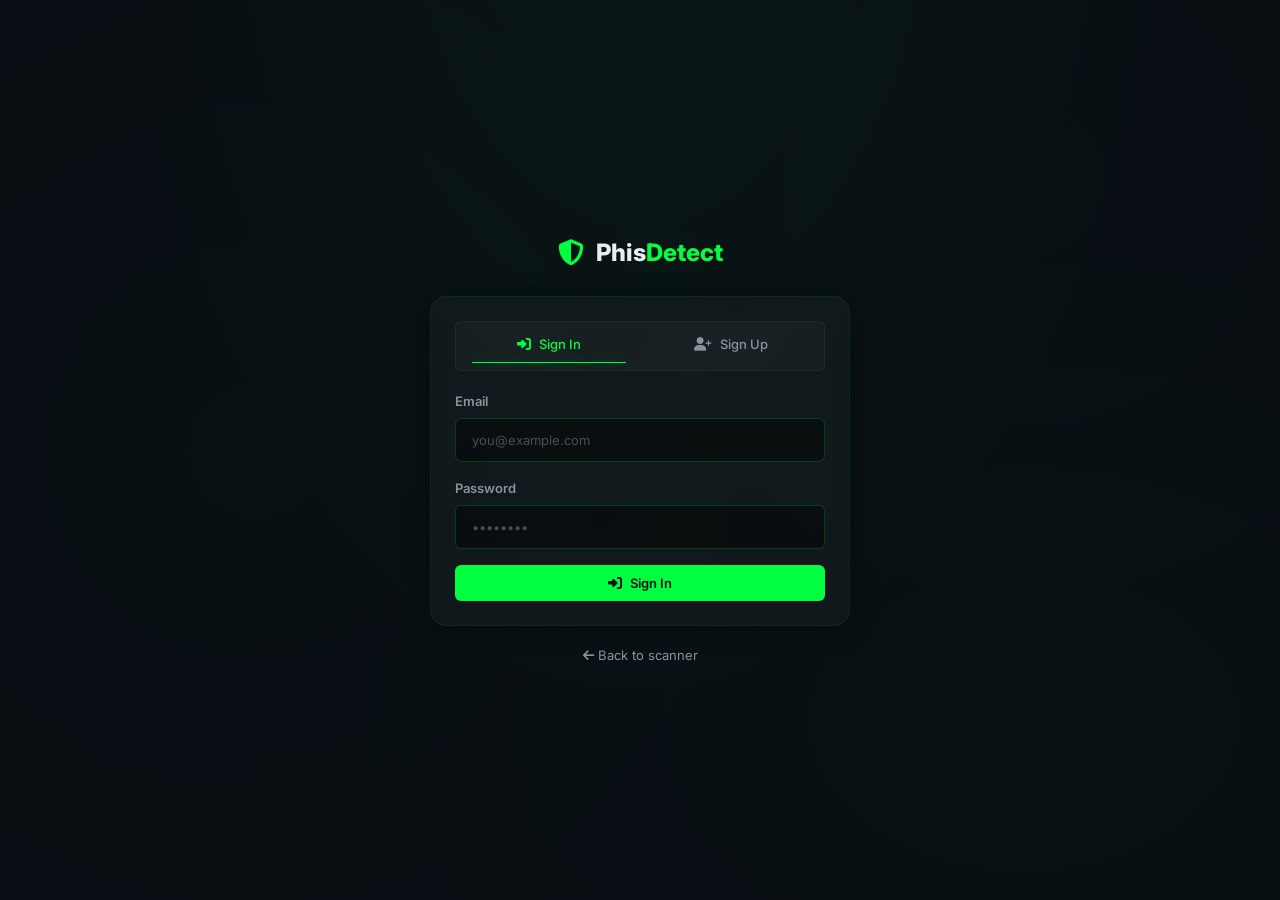
<file: frontend/auth.html>
<!DOCTYPE html>
<html lang="en" data-theme="dark">
<head>
    <script>
        (function () {
            function themeFromUrl() {
                try {
                    var t = new URLSearchParams(window.location.search).get('theme');
                    return (t === 'light' || t === 'dark') ? t : null;
                } catch (e) { return null; }
            }
            var theme = themeFromUrl();
            if (!theme) {
                try {
                    var saved = localStorage.getItem('phisdetect-theme');
                    if (saved === 'light' || saved === 'dark') theme = saved;
                } catch (e) {}
            }
            if (theme) {
                document.documentElement.setAttribute('data-theme', theme);
            }
        })();
    </script>
    <meta charset="UTF-8" />
    <meta name="viewport" content="width=device-width, initial-scale=1.0" />
    <title>Sign In — PhisDetect</title>
    <meta name="description" content="PhisDetect" />
    <meta name="theme-color" content="#00ff41" />

    <link rel="icon" href="data:image/svg+xml,%3Csvg xmlns='http://www.w3.org/2000/svg' viewBox='0 0 32 32'%3E%3Cpath d='M16 2L4 7v8c0 5.5 4.2 10.7 12 13 7.8-2.3 12-7.5 12-13V7z' fill='%2300ff41' opacity='0.9'/%3E%3Cpath d='M16 4L6 8.5v6.5c0 4.5 3.5 9 10 11 6.5-2 10-6.5 10-11V8.5z' fill='%231a1a2e'/%3E%3Cpath d='M14.5 18l-4-4 1.5-1.5L14.5 15 20 9.5l1.5 1.5z' fill='%2300ff41'/%3E%3C/svg%3E" />

    <link rel="preconnect" href="https://fonts.googleapis.com" />
    <link rel="preconnect" href="https://fonts.gstatic.com" crossorigin />
    <link href="https://fonts.googleapis.com/css2?family=Inter:opsz,wght@14..32,400;14..32,500;14..32,600;14..32,700;14..32,800&family=JetBrains+Mono:wght@400;500;600;700&display=swap" rel="stylesheet" />
    <link rel="stylesheet" href="https://cdnjs.cloudflare.com/ajax/libs/font-awesome/6.5.1/css/all.min.css" />

    <link rel="stylesheet" href="css/main.css?v=9" />
    <link rel="stylesheet" href="css/components.css?v=17" />
    <link rel="stylesheet" href="css/responsive.css" />

    <style>
        .auth-page {
            min-height: 100vh;
            display: flex;
            align-items: center;
            justify-content: center;
            padding: 24px;
        }

        .auth-card {
            width: 100%;
            max-width: 420px;
        }

        .auth-brand {
            display: flex;
            align-items: center;
            justify-content: center;
            gap: 12px;
            margin-bottom: 24px;
            font-size: 24px;
            font-weight: 800;
        }

        .auth-brand .brand-icon {
            color: var(--green);
            font-size: 26px;
        }

        .auth-brand .highlight {
            color: var(--green);
        }

        .auth-tabs {
            margin-bottom: 20px;
        }

        .auth-msg {
            font-size: 13px;
            padding: 10px 14px;
            border-radius: var(--radius-sm);
            margin-bottom: 16px;
            display: none;
        }

        .auth-msg.error {
            display: block;
            background: rgba(255, 59, 59, 0.12);
            border: 1px solid rgba(255, 59, 59, 0.4);
            color: #ff6b6b;
        }

        .auth-msg.success {
            display: block;
            background: rgba(34, 197, 94, 0.12);
            border: 1px solid rgba(34, 197, 94, 0.4);
            color: var(--green);
        }

        .auth-back {
            text-align: center;
            margin-top: 18px;
        }

        .auth-back a {
            color: var(--text-secondary);
            text-decoration: none;
            font-size: 13px;
        }

        .auth-back a:hover {
            color: var(--green);
        }

        .auth-panel {
            display: none;
        }

        .auth-panel.active {
            display: block;
        }
    </style>
</head>

<body>
    <div class="terminal-grid"></div>
    <div class="scanlines scanlines-subtle"></div>

    <div class="auth-page">
        <div class="auth-card">
            <div class="auth-brand">
                <i class="fa-solid fa-shield-halved brand-icon"></i>
                <div>Phis<span class="highlight">Detect</span></div>
            </div>

            <div class="card">
                <div class="card-body">
                    <div class="tabs auth-tabs" role="tablist">
                        <button class="tab active" data-auth-tab="login" role="tab" aria-selected="true">
                            <i class="fa-solid fa-right-to-bracket"></i>
                            <span>Sign In</span>
                        </button>
                        <button class="tab" data-auth-tab="signup" role="tab" aria-selected="false">
                            <i class="fa-solid fa-user-plus"></i>
                            <span>Sign Up</span>
                        </button>
                    </div>

                    <div id="authMsg" class="auth-msg" role="alert"></div>

                    <!-- SIGN IN -->
                    <form class="auth-panel active" id="loginForm" novalidate>
                        <div class="input-group mb-16">
                            <label for="loginEmail">Email</label>
                            <input class="input-text" type="email" id="loginEmail" placeholder="you@example.com" autocomplete="email" required />
                        </div>
                        <div class="input-group mb-16">
                            <label for="loginPassword">Password</label>
                            <input class="input-text" type="password" id="loginPassword" placeholder="••••••••" autocomplete="current-password" required />
                        </div>
                        <button class="btn btn-primary" type="submit" id="loginBtn" style="width: 100%;">
                            <i class="fa-solid fa-right-to-bracket"></i> Sign In
                        </button>
                    </form>

                    <!-- SIGN UP -->
                    <form class="auth-panel" id="signupForm" novalidate>
                        <div class="input-group mb-16">
                            <label for="signupName">Display name</label>
                            <input class="input-text" type="text" id="signupName" placeholder="Your name" maxlength="24" autocomplete="name" />
                        </div>
                        <div class="input-group mb-16">
                            <label for="signupEmail">Email</label>
                            <input class="input-text" type="email" id="signupEmail" placeholder="you@example.com" autocomplete="email" required />
                        </div>
                        <div class="input-group mb-16">
                            <label for="signupPassword">Password</label>
                            <input class="input-text" type="password" id="signupPassword" placeholder="At least 8 characters" minlength="8" autocomplete="new-password" required />
                        </div>
                        <button class="btn btn-primary" type="submit" id="signupBtn" style="width: 100%;">
                            <i class="fa-solid fa-user-plus"></i> Create Account
                        </button>
                    </form>
                </div>
            </div>

            <div class="auth-back">
                <a href="index.html"><i class="fa-solid fa-arrow-left"></i> Back to scanner</a>
            </div>
        </div>
    </div>

    <script src="js/auth.js?v=4"></script>
    <script>
        (function () {
            'use strict';

            const msg = document.getElementById('authMsg');

            function showMsg(text, type) {
                msg.textContent = text;
                msg.className = 'auth-msg ' + (type === 'error' ? 'error' : 'success');
            }

            function clearMsg() {
                msg.textContent = '';
                msg.className = 'auth-msg';
            }

            // Tab switching
            document.querySelectorAll('[data-auth-tab]').forEach(function (tab) {
                tab.addEventListener('click', function () {
                    const target = this.dataset.authTab;
                    document.querySelectorAll('[data-auth-tab]').forEach(function (t) {
                        t.classList.toggle('active', t === tab);
                        t.setAttribute('aria-selected', t === tab ? 'true' : 'false');
                    });
                    document.querySelectorAll('.auth-panel').forEach(function (p) {
                        p.classList.toggle('active', p.id === target + 'Form');
                    });
                    clearMsg();
                });
            });

            // If already logged in, skip straight through
            if (AuthManager.isLoggedIn) {
                window.location.href = 'index.html';
                return;
            }

            function disableBtn(btn, disabled) {
                btn.disabled = disabled;
                btn.style.opacity = disabled ? '0.6' : '1';
            }

            function onSuccess(user) {
                if (window.ProfileManager && window.ProfileManager.setLoggedInUser) {
                    window.ProfileManager.setLoggedInUser(user);
                }
                localStorage.removeItem('phisdetect-user');
                window.location.href = 'index.html';
            }

            document.getElementById('loginForm').addEventListener('submit', async function (e) {
                e.preventDefault();
                clearMsg();
                const email = document.getElementById('loginEmail').value.trim();
                const password = document.getElementById('loginPassword').value;
                if (!email || !password) {
                    showMsg('Enter your email and password.', 'error');
                    return;
                }
                const btn = document.getElementById('loginBtn');
                disableBtn(btn, true);
                try {
                    const user = await AuthManager.login(email, password);
                    onSuccess(user);
                } catch (err) {
                    showMsg(err.message, 'error');
                    disableBtn(btn, false);
                }
            });

            document.getElementById('signupForm').addEventListener('submit', async function (e) {
                e.preventDefault();
                clearMsg();
                const name = document.getElementById('signupName').value.trim();
                const email = document.getElementById('signupEmail').value.trim();
                const password = document.getElementById('signupPassword').value;
                if (!email || !password) {
                    showMsg('Email and password are required.', 'error');
                    return;
                }
                if (password.length < 8) {
                    showMsg('Password must be at least 8 characters.', 'error');
                    return;
                }
                const btn = document.getElementById('signupBtn');
                disableBtn(btn, true);
                try {
                    const user = await AuthManager.signup(email, password, name);
                    onSuccess(user);
                } catch (err) {
                    showMsg(err.message, 'error');
                    disableBtn(btn, false);
                }
            });
        })();
    </script>
</body>
</html>
</file>
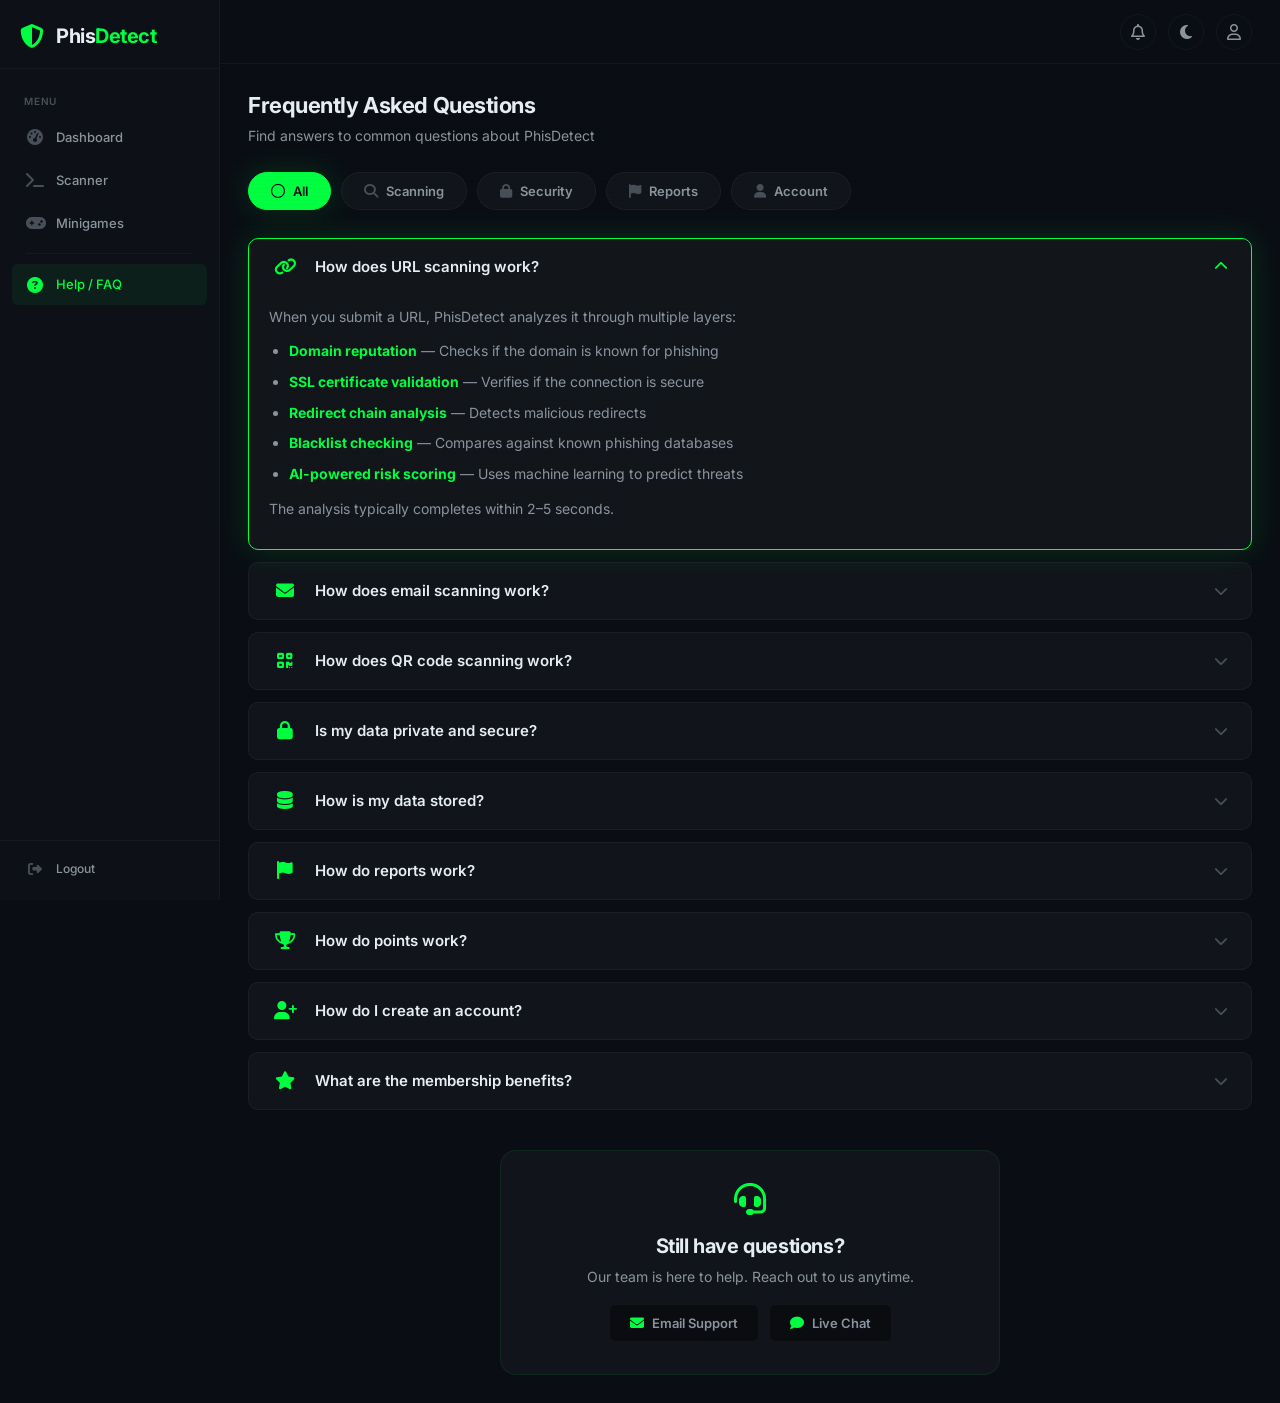
<file: frontend/help.html>
<!DOCTYPE html>
<html lang="en" data-theme="dark">
<head>
    <script>
        (function () {
            function themeFromUrl() {
                try {
                    var t = new URLSearchParams(window.location.search).get('theme');
                    return (t === 'light' || t === 'dark') ? t : null;
                } catch (e) { return null; }
            }
            var theme = themeFromUrl();
            if (!theme) {
                try {
                    var saved = localStorage.getItem('phisdetect-theme');
                    if (saved === 'light' || saved === 'dark') theme = saved;
                } catch (e) {}
            }
            if (theme) {
                document.documentElement.setAttribute('data-theme', theme);
            }
        })();
    </script>
    <meta charset="UTF-8" />
    <meta name="viewport" content="width=device-width, initial-scale=1.0" />
    <title>PhisDetect</title>

    <!-- Meta tags -->
    <meta name="description" content="PhisDetect" />
    <meta name="theme-color" content="#00ff41" />

    <!-- Favicon -->
    <link rel="icon" href="data:image/svg+xml,%3Csvg xmlns='http://www.w3.org/2000/svg' viewBox='0 0 32 32'%3E%3Cpath d='M16 2L4 7v8c0 5.5 4.2 10.7 12 13 7.8-2.3 12-7.5 12-13V7z' fill='%2300ff41' opacity='0.9'/%3E%3Cpath d='M16 4L6 8.5v6.5c0 4.5 3.5 9 10 11 6.5-2 10-6.5 10-11V8.5z' fill='%231a1a2e'/%3E%3Cpath d='M14.5 18l-4-4 1.5-1.5L14.5 15 20 9.5l1.5 1.5z' fill='%2300ff41'/%3E%3C/svg%3E" />
    <link rel="apple-touch-icon" href="data:image/svg+xml,%3Csvg xmlns='http://www.w3.org/2000/svg' viewBox='0 0 32 32'%3E%3Cpath d='M16 2L4 7v8c0 5.5 4.2 10.7 12 13 7.8-2.3 12-7.5 12-13V7z' fill='%2300ff41' opacity='0.9'/%3E%3Cpath d='M16 4L6 8.5v6.5c0 4.5 3.5 9 10 11 6.5-2 10-6.5 10-11V8.5z' fill='%231a1a2e'/%3E%3Cpath d='M14.5 18l-4-4 1.5-1.5L14.5 15 20 9.5l1.5 1.5z' fill='%2300ff41'/%3E%3C/svg%3E" />

    <!-- Open Graph -->
    <meta property="og:title" content="PhisDetect" />
    <meta property="og:description" content="PhisDetect" />
    <meta property="og:type" content="website" />

    <!-- Google Fonts: Inter + JetBrains Mono -->
    <link rel="preconnect" href="https://fonts.googleapis.com" />
    <link rel="preconnect" href="https://fonts.gstatic.com" crossorigin />
    <link href="https://fonts.googleapis.com/css2?family=Inter:opsz,wght@14..32,400;14..32,500;14..32,600;14..32,700;14..32,800&family=JetBrains+Mono:wght@400;500;600;700&display=swap" rel="stylesheet" />

    <!-- Font Awesome 6 -->
    <link rel="stylesheet" href="https://cdnjs.cloudflare.com/ajax/libs/font-awesome/6.5.1/css/all.min.css" />

    <!-- Custom Styles -->
    <link rel="stylesheet" href="css/main.css?v=9" />
    <link rel="stylesheet" href="css/layout.css?v=10" />
    <link rel="stylesheet" href="css/components.css?v=18" />
    <link rel="stylesheet" href="css/terminal.css?v=7" />
    <link rel="stylesheet" href="css/status.css" />
    <link rel="stylesheet" href="css/responsive.css" />
</head>

<body>
    <!-- Terminal Grid Background -->
    <div class="terminal-grid"></div>

    <!-- Scanline Overlay -->
    <div class="scanlines scanlines-subtle"></div>

    <!-- Sidebar Overlay (mobile) -->
    <div class="sidebar-overlay" id="sidebarOverlay"></div>

    <!-- ============================================
    APP WRAPPER
    ============================================ -->
    <div class="app">

        <!-- ============================================
        SIDEBAR
        ============================================ -->
        <aside class="sidebar" id="sidebar" role="navigation" aria-label="Main navigation">
            <!-- Brand -->
            <div class="sidebar-brand">
                <i class="fa-solid fa-shield-halved brand-icon"></i>
                <div>
                    <div class="brand-text">Phis<span class="highlight">Detect</span></div>
                </div>
            </div>

            <!-- Navigation -->
            <nav class="sidebar-nav">
                <div class="nav-section-label">Menu</div>

                <a class="sidebar-item" data-page="dashboard" href="dashboard.html">
                    <i class="fa-solid fa-gauge-high"></i>
                    <span>Dashboard</span>
                </a>

                <a class="sidebar-item" data-page="scanner" href="index.html">
                    <i class="fa-solid fa-terminal"></i>
                    <span>Scanner</span>
                </a>

                <a class="sidebar-item" data-page="minigames" href="minigames.html">
                    <i class="fa-solid fa-gamepad"></i>
                    <span>Minigames</span>
                </a>

                <div class="sidebar-divider"></div>

                <a class="sidebar-item active" data-page="help" href="help.html" aria-current="page">
                    <i class="fa-solid fa-circle-question"></i>
                    <span>Help / FAQ</span>
                </a>
            </nav>

            <!-- Sidebar Footer -->
            <div class="sidebar-footer">
                <button class="sidebar-item" id="logoutBtn">
                    <i class="fa-solid fa-right-from-bracket"></i>
                    <span>Logout</span>
                </button>
            </div>
        </aside>

        <!-- ============================================
        MAIN WRAPPER
        ============================================ -->
        <div class="main-wrapper">

            <!-- ============================================
            HEADER
            ============================================ -->
            <header class="header">
                <div class="header-left">
                    <button class="header-menu-toggle" id="menuToggle" aria-label="Toggle menu">
                        <i class="fa-solid fa-bars"></i>
                    </button>
                </div>

                <div class="header-right">
                    <button class="header-btn" id="notifButton" aria-label="Notifications">
                        <i class="fa-regular fa-bell"></i>
                        <span class="badge" id="notifBadge">3</span>
                    </button>

                    <button class="header-btn" id="themeToggle" aria-label="Toggle theme">
                        <i class="fa-solid fa-moon"></i>
                    </button>

                    <button class="header-btn" id="profileButton" aria-label="Profile">
                        <i class="fa-regular fa-user"></i>
                    </button>
                </div>
            </header>

            <!-- ============================================
            MAIN CONTENT
            ============================================ -->
            <main class="main-content">

                <!-- Page Header -->
                <div class="page-header">
                    <h1>
                        Frequently Asked Questions
                    </h1>
                    <p>Find answers to common questions about PhisDetect</p>
                </div>

                <!-- Category Filters -->
                <div class="help-categories">
                    <button class="category-btn active" data-category="all">
                        <i class="fa-regular fa-circle"></i>
                        All
                    </button>
                    <button class="category-btn" data-category="scanning">
                        <i class="fa-solid fa-magnifying-glass"></i>
                        Scanning
                    </button>
                    <button class="category-btn" data-category="security">
                        <i class="fa-solid fa-lock"></i>
                        Security
                    </button>
                    <button class="category-btn" data-category="reports">
                        <i class="fa-solid fa-flag"></i>
                        Reports
                    </button>
                    <button class="category-btn" data-category="account">
                        <i class="fa-solid fa-user"></i>
                        Account
                    </button>
                </div>

                <!-- FAQ Accordion -->
                <div class="faq-accordion">

                    <!-- ==========================================
                    CATEGORY: SCANNING
                    ========================================== -->

                    <!-- FAQ 1: URL Scanning -->
                    <div class="faq-item active" data-category="scanning">
                        <div class="faq-question" role="button" tabindex="0" aria-expanded="true">
                            <span class="faq-icon"><i class="fa-solid fa-link"></i></span>
                            <span class="faq-question-text">How does URL scanning work?</span>
                            <span class="faq-toggle"><i class="fa-solid fa-chevron-down"></i></span>
                        </div>
                        <div class="faq-answer">
                            <div>
                            <p>When you submit a URL, PhisDetect analyzes it through multiple layers:</p>
                            <ul>
                                <li><strong>Domain reputation</strong> — Checks if the domain is known for phishing</li>
                                <li><strong>SSL certificate validation</strong> — Verifies if the connection is secure</li>
                                <li><strong>Redirect chain analysis</strong> — Detects malicious redirects</li>
                                <li><strong>Blacklist checking</strong> — Compares against known phishing databases</li>
                                <li><strong>AI-powered risk scoring</strong> — Uses machine learning to predict threats</li>
                            </ul>
                            <p>The analysis typically completes within 2–5 seconds.</p>
                            </div>
                        </div>
                    </div>

                    <!-- FAQ 2: Email Scanning -->
                    <div class="faq-item" data-category="scanning">
                        <div class="faq-question" role="button" tabindex="0" aria-expanded="false">
                            <span class="faq-icon"><i class="fa-solid fa-envelope"></i></span>
                            <span class="faq-question-text">How does email scanning work?</span>
                            <span class="faq-toggle"><i class="fa-solid fa-chevron-down"></i></span>
                        </div>
                        <div class="faq-answer">
                            <div>
                            <p>Our email scanner examines several aspects of suspicious emails:</p>
                            <ul>
                                <li><strong>Natural Language Processing</strong> — Detects urgent or manipulative language</li>
                                <li><strong>Grammar analysis</strong> — Identifies poor grammar common in phishing</li>
                                <li><strong>Link extraction</strong> — Finds and analyzes embedded links</li>
                                <li><strong>Sender domain verification</strong> — Checks if the sender is legitimate</li>
                                <li><strong>Attachment scanning</strong> — Detects suspicious file types</li>
                                <li><strong>Spoofing detection</strong> — Identifies impersonation attempts</li>
                            </ul>
                            <p>Simply paste the email content or headers and we'll handle the rest.</p>
                            </div>
                        </div>
                    </div>

                    <!-- FAQ 3: QR Scanning -->
                    <div class="faq-item" data-category="scanning">
                        <div class="faq-question" role="button" tabindex="0" aria-expanded="false">
                            <span class="faq-icon"><i class="fa-solid fa-qrcode"></i></span>
                            <span class="faq-question-text">How does QR code scanning work?</span>
                            <span class="faq-toggle"><i class="fa-solid fa-chevron-down"></i></span>
                        </div>
                        <div class="faq-answer">
                            <div>
                            <p>QR scanning follows a simple process:</p>
                            <ul>
                                <li><strong>Image upload</strong> — Upload a QR code image or drag and drop</li>
                                <li><strong>Decoding</strong> — Extract the URL from the QR code</li>
                                <li><strong>URL analysis</strong> — The extracted URL is automatically scanned using our threat detection</li>
                                <li><strong>Risk assessment</strong> — Get a detailed threat analysis with confidence scores</li>
                            </ul>
                            <p>This is perfect for verifying QR codes you find in emails, posters, or physical locations.</p>
                            </div>
                        </div>
                    </div>

                    <!-- ==========================================
                    CATEGORY: SECURITY
                    ========================================== -->

                    <!-- FAQ 4: Privacy -->
                    <div class="faq-item" data-category="security">
                        <div class="faq-question" role="button" tabindex="0" aria-expanded="false">
                            <span class="faq-icon"><i class="fa-solid fa-lock"></i></span>
                            <span class="faq-question-text">Is my data private and secure?</span>
                            <span class="faq-toggle"><i class="fa-solid fa-chevron-down"></i></span>
                        </div>
                        <div class="faq-answer">
                            <div>
                            <p>Absolutely. We take your privacy seriously:</p>
                            <ul>
                                <li><strong>No data storage</strong> — URLs and emails are analyzed in real-time and not permanently stored</li>
                                <li><strong>Anonymous scanning</strong> — No personal information is required</li>
                                <li><strong>Secure connection</strong> — All data is transmitted over HTTPS</li>
                                <li><strong>No third-party sharing</strong> — Your scans and reports are kept confidential</li>
                                <li><strong>Regular security audits</strong> — We continuously monitor and improve our security</li>
                            </ul>
                            <p>We recommend using PhisDetect as a tool, but always exercise caution online.</p>
                            </div>
                        </div>
                    </div>

                    <!-- FAQ 5: Data Storage -->
                    <div class="faq-item" data-category="security">
                        <div class="faq-question" role="button" tabindex="0" aria-expanded="false">
                            <span class="faq-icon"><i class="fa-solid fa-database"></i></span>
                            <span class="faq-question-text">How is my data stored?</span>
                            <span class="faq-toggle"><i class="fa-solid fa-chevron-down"></i></span>
                        </div>
                        <div class="faq-answer">
                            <div>
                            <p>Data storage follows these principles:</p>
                            <ul>
                                <li><strong>Minimal collection</strong> — We only store what's necessary for your reports</li>
                                <li><strong>Encrypted database</strong> — All stored data is encrypted</li>
                                <li><strong>Anonymous reports</strong> — Report submissions are anonymized</li>
                                <li><strong>Data retention</strong> — Historical data is retained to track trends</li>
                                <li><strong>GDPR compliant</strong> — We follow data protection regulations</li>
                            </ul>
                            <p>You can request data deletion at any time through your account settings.</p>
                            </div>
                        </div>
                    </div>

                    <!-- ==========================================
                    CATEGORY: REPORTS
                    ========================================== -->

                    <!-- FAQ 6: Reports -->
                    <div class="faq-item" data-category="reports">
                        <div class="faq-question" role="button" tabindex="0" aria-expanded="false">
                            <span class="faq-icon"><i class="fa-solid fa-flag"></i></span>
                            <span class="faq-question-text">How do reports work?</span>
                            <span class="faq-toggle"><i class="fa-solid fa-chevron-down"></i></span>
                        </div>
                        <div class="faq-answer">
                            <div>
                            <p>When you submit a threat report:</p>
                            <ul>
                                <li><strong>Report submission</strong> — Click the "Report Threat" button after analysis</li>
                                <li><strong>Automated reporting</strong> — Reports are sent to cybersecurity organizations</li>
                                <li><strong>Points reward</strong> — You earn <strong>+10 points</strong> for each report</li>
                                <li><strong>History tracking</strong> — All your reports are saved to your dashboard</li>
                                <li><strong>Community protection</strong> — Your report helps protect other users</li>
                            </ul>
                            <p>Each report is reviewed and contributes to our threat intelligence database.</p>
                            </div>
                        </div>
                    </div>

                    <!-- FAQ 7: Points -->
                    <div class="faq-item" data-category="reports">
                        <div class="faq-question" role="button" tabindex="0" aria-expanded="false">
                            <span class="faq-icon"><i class="fa-solid fa-trophy"></i></span>
                            <span class="faq-question-text">How do points work?</span>
                            <span class="faq-toggle"><i class="fa-solid fa-chevron-down"></i></span>
                        </div>
                        <div class="faq-answer">
                            <div>
                            <p>Points are our way of rewarding vigilant users:</p>
                            <ul>
                                <li><strong>+5 points</strong> — Detecting a threat (URL, Email, or QR scan)</li>
                                <li><strong>+10 points</strong> — Submitting a threat report</li>
                                <li><strong>Bonus points</strong> — Extra points for reporting critical threats</li>
                                <li><strong>Leaderboard</strong> — Compete with other users for top ranking</li>
                                <li><strong>Badges</strong> — Achieve milestones and earn special recognition</li>
                            </ul>
                            <p>Your points contribute to your rank on the leaderboard.</p>
                            </div>
                        </div>
                    </div>

                    <!-- ==========================================
                    CATEGORY: ACCOUNT
                    ========================================== -->

                    <!-- FAQ 8: Account Creation -->
                    <div class="faq-item" data-category="account">
                        <div class="faq-question" role="button" tabindex="0" aria-expanded="false">
                            <span class="faq-icon"><i class="fa-solid fa-user-plus"></i></span>
                            <span class="faq-question-text">How do I create an account?</span>
                            <span class="faq-toggle"><i class="fa-solid fa-chevron-down"></i></span>
                        </div>
                        <div class="faq-answer">
                            <div>
                            <p>Creating an account is simple:</p>
                            <ul>
                                <li><strong>Click Settings</strong> — Access the settings option in your profile</li>
                                <li><strong>Sign up</strong> — Enter your email and create a password</li>
                                <li><strong>Verify email</strong> — Confirm your email address</li>
                                <li><strong>Start scanning</strong> — Begin earning points and submitting reports</li>
                            </ul>
                            <p>Coming soon: Google and GitHub OAuth integration!</p>
                            </div>
                        </div>
                    </div>

                    <!-- FAQ 9: Membership Benefits -->
                    <div class="faq-item" data-category="account">
                        <div class="faq-question" role="button" tabindex="0" aria-expanded="false">
                            <span class="faq-icon"><i class="fa-solid fa-star"></i></span>
                            <span class="faq-question-text">What are the membership benefits?</span>
                            <span class="faq-toggle"><i class="fa-solid fa-chevron-down"></i></span>
                        </div>
                        <div class="faq-answer">
                            <div>
                            <p>Free users get full access to all features:</p>
                            <ul>
                                <li><strong>Unlimited URL scans</strong> — Scan as many URLs as you need</li>
                                <li><strong>Email analysis</strong> — Analyze suspicious emails</li>
                                <li><strong>QR decoding</strong> — Extract and scan QR codes</li>
                                <li><strong>Report submissions</strong> — Help protect the community</li>
                                <li><strong>Points and badges</strong> — Earn rewards for your vigilance</li>
                                <li><strong>Leaderboard</strong> — Compete globally</li>
                            </ul>
                            <p>We believe cybersecurity should be accessible to everyone. No hidden fees!</p>
                            </div>
                        </div>
                    </div>

                </div><!-- /faq-accordion -->

                <!-- Contact Section -->
                <div class="help-footer">
                    <div class="contact-card">
                        <i class="fa-solid fa-headset"></i>
                        <h3>Still have questions?</h3>
                        <p>Our team is here to help. Reach out to us anytime.</p>
                        <div class="contact-actions">
                            <button class="contact-btn" onclick="Utils.toast('Support email: support@phisdetect.com', 'info')">
                                <i class="fa-solid fa-envelope"></i>
                                Email Support
                            </button>
                            <button class="contact-btn" onclick="Utils.toast('Live chat coming soon!', 'warning')">
                                <i class="fa-solid fa-comment"></i>
                                Live Chat
                            </button>
                        </div>
                    </div>
                </div>

            </main><!-- /main-content -->

        </div><!-- /main-wrapper -->

    </div><!-- /app -->

    <!-- ============================================
    DROPDOWN PANELS
    ============================================ -->

    <!-- Notification Dropdown -->
    <div class="dropdown-panel" id="notificationPanel" role="menu" aria-hidden="true">
        <div class="dropdown-header">
            <span><i class="fa-regular fa-bell panel-icon"></i>Notifications</span>
            <button class="mark-all-read">Mark all read</button>
        </div>
        <div class="dropdown-body" id="notificationList"></div>
    </div>

    <!-- Profile Dropdown -->
    <div class="dropdown-panel" id="profilePanel" role="menu" aria-hidden="true">
        <div class="profile-header">
            <div class="profile-avatar">
                <i class="fa-solid fa-user"></i>
            </div>
            <div class="profile-info">
                <div class="profile-name">Guest User</div>
                <div class="profile-email"></div>
                <div class="profile-points"><i class="fa-regular fa-star star-icon"></i> 0 points</div>
            </div>
        </div>
        <div class="profile-stats">
            <div class="stat-item">
                <span class="stat-value">0</span>
                <span class="stat-label">Reports</span>
            </div>
            <div class="stat-item">
                <span class="stat-value">#--</span>
                <span class="stat-label">Rank</span>
            </div>
        </div>
        <button class="dropdown-item" id="settingsBtn">
            <i class="fa-solid fa-gear"></i> Settings
        </button>
        <button class="dropdown-item" id="signinBtnDropdown" style="display: none;">
            <i class="fa-solid fa-right-to-bracket"></i> Sign In
        </button>
        <button class="dropdown-item" id="logoutBtnDropdown">
            <i class="fa-solid fa-right-from-bracket"></i> Logout
        </button>
    </div>

    <!-- ============================================
    SCRIPTS
    ============================================ -->

    <!-- Application Scripts -->
    <script src="js/utils.js?v=7"></script>
    <script src="js/theme.js?v=2"></script>
    <script src="js/notifications.js"></script>
    <script src="js/auth.js?v=4"></script>
    <script src="js/profile.js?v=10"></script>
    <script src="js/navigation.js?v=8"></script>
    <script src="js/faq.js"></script>
    <script src="js/app.js"></script>

</body>
</html>
</file>
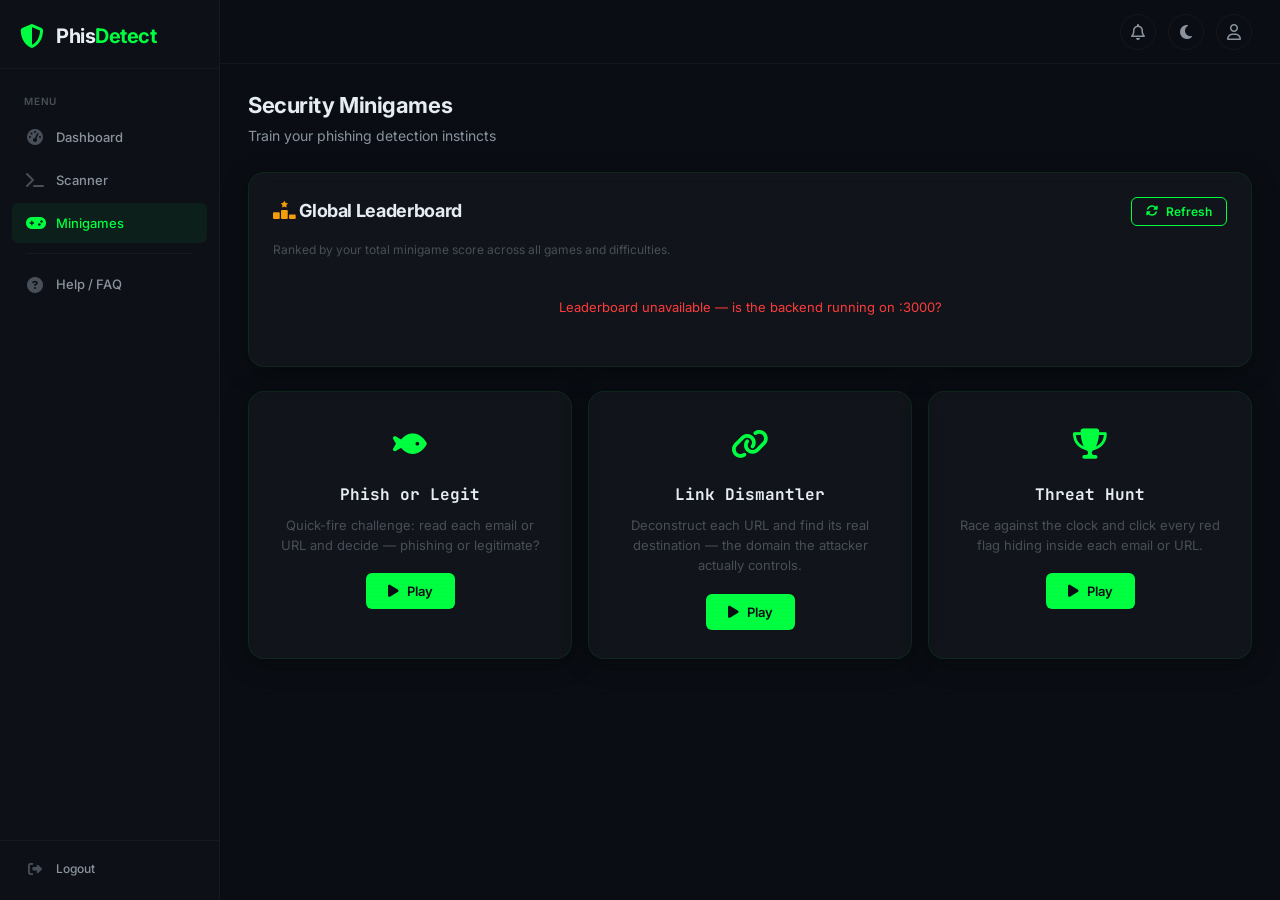
<file: frontend/minigames.html>
<!DOCTYPE html>
<html lang="en" data-theme="dark">
<head>
    <script>
        (function () {
            function themeFromUrl() {
                try {
                    var t = new URLSearchParams(window.location.search).get('theme');
                    return (t === 'light' || t === 'dark') ? t : null;
                } catch (e) { return null; }
            }
            var theme = themeFromUrl();
            if (!theme) {
                try {
                    var saved = localStorage.getItem('phisdetect-theme');
                    if (saved === 'light' || saved === 'dark') theme = saved;
                } catch (e) {}
            }
            if (theme) {
                document.documentElement.setAttribute('data-theme', theme);
            }
        })();
    </script>
    <meta charset="UTF-8" />
    <meta name="viewport" content="width=device-width, initial-scale=1.0" />
    <title>PhisDetect</title>

    <!-- Meta tags -->
    <meta name="description" content="PhisDetect" />
    <meta name="theme-color" content="#00ff41" />

    <!-- Favicon -->
    <link rel="icon" href="data:image/svg+xml,%3Csvg xmlns='http://www.w3.org/2000/svg' viewBox='0 0 32 32'%3E%3Cpath d='M16 2L4 7v8c0 5.5 4.2 10.7 12 13 7.8-2.3 12-7.5 12-13V7z' fill='%2300ff41' opacity='0.9'/%3E%3Cpath d='M16 4L6 8.5v6.5c0 4.5 3.5 9 10 11 6.5-2 10-6.5 10-11V8.5z' fill='%231a1a2e'/%3E%3Cpath d='M14.5 18l-4-4 1.5-1.5L14.5 15 20 9.5l1.5 1.5z' fill='%2300ff41'/%3E%3C/svg%3E" />

    <!-- Google Fonts: Inter + JetBrains Mono -->
    <link rel="preconnect" href="https://fonts.googleapis.com" />
    <link rel="preconnect" href="https://fonts.gstatic.com" crossorigin />
    <link href="https://fonts.googleapis.com/css2?family=Inter:opsz,wght@14..32,400;14..32,500;14..32,600;14..32,700;14..32,800&family=JetBrains+Mono:wght@400;500;600;700&display=swap" rel="stylesheet" />

    <!-- Font Awesome 6 -->
    <link rel="stylesheet" href="https://cdnjs.cloudflare.com/ajax/libs/font-awesome/6.5.1/css/all.min.css" />

    <!-- Custom Styles -->
    <link rel="stylesheet" href="css/main.css?v=9" />
    <link rel="stylesheet" href="css/layout.css?v=10" />
    <link rel="stylesheet" href="css/components.css?v=18" />
    <link rel="stylesheet" href="css/terminal.css?v=7" />
    <link rel="stylesheet" href="css/status.css" />
    <link rel="stylesheet" href="css/responsive.css" />
</head>

<body>
    <!-- Terminal Grid Background -->
    <div class="terminal-grid"></div>

    <!-- Scanline Overlay -->
    <div class="scanlines scanlines-subtle"></div>

    <!-- Sidebar Overlay (mobile) -->
    <div class="sidebar-overlay" id="sidebarOverlay"></div>

    <!-- ============================================
    APP WRAPPER
    ============================================ -->
    <div class="app">

        <!-- ============================================
        SIDEBAR
        ============================================ -->
        <aside class="sidebar" id="sidebar" role="navigation" aria-label="Main navigation">
            <!-- Brand -->
            <div class="sidebar-brand">
                <i class="fa-solid fa-shield-halved brand-icon"></i>
                <div>
                    <div class="brand-text">Phis<span class="highlight">Detect</span></div>
                </div>
            </div>

            <!-- Navigation -->
            <nav class="sidebar-nav">
                <div class="nav-section-label">Menu</div>

                <a class="sidebar-item" data-page="dashboard" href="dashboard.html">
                    <i class="fa-solid fa-gauge-high"></i>
                    <span>Dashboard</span>
                </a>

                <a class="sidebar-item" data-page="scanner" href="index.html">
                    <i class="fa-solid fa-terminal"></i>
                    <span>Scanner</span>
                </a>

                <a class="sidebar-item active" data-page="minigames" href="minigames.html" aria-current="page">
                    <i class="fa-solid fa-gamepad"></i>
                    <span>Minigames</span>
                </a>

                <div class="sidebar-divider"></div>

                <a class="sidebar-item" data-page="help" href="help.html">
                    <i class="fa-solid fa-circle-question"></i>
                    <span>Help / FAQ</span>
                </a>
            </nav>

            <!-- Sidebar Footer -->
            <div class="sidebar-footer">
                <button class="sidebar-item" id="logoutBtn">
                    <i class="fa-solid fa-right-from-bracket"></i>
                    <span>Logout</span>
                </button>
            </div>
        </aside>

        <!-- ============================================
        MAIN WRAPPER
        ============================================ -->
        <div class="main-wrapper">

            <!-- ============================================
            HEADER
            ============================================ -->
            <header class="header">
                <div class="header-left">
                    <button class="header-menu-toggle" id="menuToggle" aria-label="Toggle menu">
                        <i class="fa-solid fa-bars"></i>
                    </button>
                </div>

                <div class="header-right">
                    <button class="header-btn" id="notifButton" aria-label="Notifications">
                        <i class="fa-regular fa-bell"></i>
                        <span class="badge" id="notifBadge">3</span>
                    </button>

                    <button class="header-btn" id="themeToggle" aria-label="Toggle theme">
                        <i class="fa-solid fa-moon"></i>
                    </button>

                    <button class="header-btn" id="profileButton" aria-label="Profile">
                        <i class="fa-regular fa-user"></i>
                    </button>
                </div>
            </header>

            <!-- ============================================
            MAIN CONTENT
            ============================================ -->
            <main class="main-content">

                <!-- Page Header -->
                <div class="page-header">
                    <h1>Security Minigames</h1>
                    <p>Train your phishing detection instincts</p>
                </div>

                <!-- Global Leaderboard -->
                <div class="card">
                    <div class="card-body">
                        <div class="leaderboard-header">
                            <h2><i class="fa-solid fa-ranking-star" style="color: #f59e0b;"></i> Global Leaderboard</h2>
                            <button id="lbRefresh" class="btn btn-outline-primary btn-sm">
                                <i class="fa-solid fa-rotate"></i> Refresh
                            </button>
                        </div>
                        <p class="lb-subtitle">Ranked by your total minigame score across all games and difficulties.</p>
                        <div id="leaderboardBody" class="leaderboard-body">
                            <p class="lb-empty">Loading&hellip;</p>
                        </div>
                    </div>
                </div>

                <!-- Game Cards -->
                <div class="minigames-grid games-3">

                    <div class="card minigame-card">
                        <div class="minigame-icon"><i class="fa-solid fa-fish"></i></div>
                        <div class="minigame-title">Phish or Legit</div>
                        <p class="minigame-desc">
                            Quick-fire challenge: read each email or URL and decide — phishing or legitimate?
                        </p>
                        <button type="button" class="btn btn-primary" data-open="mg">
                            <i class="fa-solid fa-play"></i> Play
                        </button>
                    </div>

                    <div class="card minigame-card">
                        <div class="minigame-icon"><i class="fa-solid fa-link"></i></div>
                        <div class="minigame-title">Link Dismantler</div>
                        <p class="minigame-desc">
                            Deconstruct each URL and find its real destination — the domain the attacker actually controls.
                        </p>
                        <button type="button" class="btn btn-primary" data-open="ld">
                            <i class="fa-solid fa-play"></i> Play
                        </button>
                    </div>

                    <div class="card minigame-card">
                        <div class="minigame-icon"><i class="fa-solid fa-trophy"></i></div>
                        <div class="minigame-title">Threat Hunt</div>
                        <p class="minigame-desc">
                            Race against the clock and click every red flag hiding inside each email or URL.
                        </p>
                        <button type="button" class="btn btn-primary" data-open="th">
                            <i class="fa-solid fa-play"></i> Play
                        </button>
                    </div>

                </div>

            </main>
        </div><!-- /main-wrapper -->

    </div><!-- /app -->

    <!-- ============================================
    DROPDOWN PANELS
    ============================================ -->

    <!-- Notification Dropdown -->
    <div class="dropdown-panel" id="notificationPanel" role="menu" aria-hidden="true">
        <div class="dropdown-header">
            <span><i class="fa-regular fa-bell panel-icon"></i>Notifications</span>
            <button class="mark-all-read">Mark all read</button>
        </div>
        <div class="dropdown-body" id="notificationList"></div>
    </div>

    <!-- Profile Dropdown -->
    <div class="dropdown-panel" id="profilePanel" role="menu" aria-hidden="true">
        <div class="profile-header">
            <div class="profile-avatar">
                <i class="fa-solid fa-user"></i>
            </div>
            <div class="profile-info">
                <div class="profile-name">Guest User</div>
                <div class="profile-email"></div>
                <div class="profile-points"><i class="fa-regular fa-star star-icon"></i> 0 points</div>
            </div>
        </div>
        <div class="profile-stats">
            <div class="stat-item">
                <span class="stat-value">0</span>
                <span class="stat-label">Reports</span>
            </div>
            <div class="stat-item">
                <span class="stat-value">#--</span>
                <span class="stat-label">Rank</span>
            </div>
        </div>
        <button class="dropdown-item" id="settingsBtn">
            <i class="fa-solid fa-gear"></i> Settings
        </button>
        <button class="dropdown-item" id="signinBtnDropdown" style="display: none;">
            <i class="fa-solid fa-right-to-bracket"></i> Sign In
        </button>
        <button class="dropdown-item" id="logoutBtnDropdown">
            <i class="fa-solid fa-right-from-bracket"></i> Logout
        </button>
    </div>

    <!-- ============================================
    MINIGAME MODALS
    ============================================ -->

    <!-- Phish or Legit Modal -->
    <div class="modal-overlay" id="mgOverlay" style="display: none;">
        <div class="terminal-modal minigame-modal" role="dialog" aria-modal="true" aria-label="Phish or Legit">
            <div class="terminal-bar">
                <span class="dot dot-red"></span>
                <span class="dot dot-amber"></span>
                <span class="dot dot-green"></span>
                <span class="terminal-title">Phish or Legit</span>
                <button type="button" class="mg-close" id="mgClose" aria-label="Close">
                    <i class="fa-solid fa-xmark"></i>
                </button>
            </div>
            <div class="minigame-body">
                <div class="minigame-play">

                    <!-- Start Screen -->
                    <div id="mgStart" class="minigame-start">
                        <div class="minigame-icon"><i class="fa-solid fa-fish"></i></div>
                        <h2>Phish or Legit</h2>
                        <p>
                            Quick-fire challenge: read each email or URL and decide —
                            is it a phishing attempt, or is it legitimate?
                        </p>
                        <ul class="minigame-rules">
                            <li><i class="fa-solid fa-circle-check" style="color: var(--status-safe);"></i> 10 questions per round</li>
                            <li><i class="fa-solid fa-star" style="color: #f59e0b;"></i> Points scale with difficulty (Easy x1, Normal x2, Hard x3)</li>
                            <li><i class="fa-solid fa-fire-flame-curved" style="color: #f97316;"></i> Chain correct answers for a streak</li>
                        </ul>
                        <div class="minigame-difficulty" data-game="mg">
                            <span class="diff-label">Difficulty</span>
                            <button type="button" class="diff-btn active" data-diff="easy">Easy</button>
                            <button type="button" class="diff-btn" data-diff="normal">Normal</button>
                            <button type="button" class="diff-btn" data-diff="hard">Hard</button>
                        </div>
                        <button id="mgStartBtn" class="btn btn-primary">
                            <i class="fa-solid fa-play"></i> Start Game
                        </button>
                    </div>

                    <!-- Game Screen -->
                    <div id="mgGame" class="minigame-game" style="display: none;">
                        <div class="minigame-hud">
                            <span class="mg-stat" id="mgProgress">Question 1 / 10</span>
                            <span id="mgKind" class="minigame-badge email">Email</span>
                            <span id="mgDiff" class="diff-badge">Normal</span>
                            <span class="mg-stat" id="mgBest">Best: 0 / 0</span>
                            <span class="mg-stat" id="mgScore">Score: <strong>0</strong></span>
                            <span class="mg-stat" id="mgStreak">Streak: <strong>0</strong></span>
                        </div>

                        <div class="minigame-question" id="mgQuestion"></div>

                        <div class="minigame-actions">
                            <button id="mgPhishBtn" class="btn btn-danger">
                                <i class="fa-solid fa-fish"></i> Phish
                            </button>
                            <button id="mgLegitBtn" class="btn btn-success">
                                <i class="fa-solid fa-shield-halved"></i> Legit
                            </button>
                        </div>

                        <div id="mgFeedback" class="minigame-feedback" style="display: none;">
                            <p class="mg-feedback-label" id="mgFeedbackLabel"></p>
                            <p class="mg-explain" id="mgExplain"></p>
                            <button id="mgNextBtn" class="btn btn-primary">
                                Next <i class="fa-solid fa-arrow-right"></i>
                            </button>
                        </div>
                    </div>

                    <!-- Results Screen -->
                    <div id="mgResults" class="minigame-results" style="display: none;">
                        <div class="minigame-icon" id="mgResultIcon"></div>
                        <h2 id="mgResultTitle">Round Complete</h2>
                        <div class="mg-result-score" id="mgResultScore">0 / 10</div>
                        <p id="mgResultDetail"></p>
                        <div class="mg-result-stats" id="mgResultStats"></div>
                        <div class="minigame-difficulty" data-game="mg">
                            <span class="diff-label">Next round difficulty</span>
                            <button type="button" class="diff-btn active" data-diff="easy">Easy</button>
                            <button type="button" class="diff-btn" data-diff="normal">Normal</button>
                            <button type="button" class="diff-btn" data-diff="hard">Hard</button>
                        </div>
                        <button id="mgPlayAgainBtn" class="btn btn-primary">
                            <i class="fa-solid fa-rotate-right"></i> Play Again
                        </button>
                    </div>

                </div>
            </div>
        </div>
    </div>

    <!-- Link Dismantler Modal -->
    <div class="modal-overlay" id="ldOverlay" style="display: none;">
        <div class="terminal-modal minigame-modal" role="dialog" aria-modal="true" aria-label="Link Dismantler">
            <div class="terminal-bar">
                <span class="dot dot-red"></span>
                <span class="dot dot-amber"></span>
                <span class="dot dot-green"></span>
                <span class="terminal-title">Link Dismantler</span>
                <button type="button" class="mg-close" id="ldClose" aria-label="Close">
                    <i class="fa-solid fa-xmark"></i>
                </button>
            </div>
            <div class="minigame-body">
                <div class="minigame-play">

                    <!-- Start Screen -->
                    <div id="ldStart" class="minigame-start">
                        <div class="minigame-icon"><i class="fa-solid fa-link"></i></div>
                        <h2>Link Dismantler</h2>
                        <p>
                            Deconstruct each URL and find its <strong>real destination</strong> —
                            the registrable domain the attacker (or the real site) actually controls.
                        </p>
                        <ul class="minigame-rules">
                            <li><i class="fa-solid fa-circle-check" style="color: var(--status-safe);"></i> 10 URLs per round</li>
                            <li><i class="fa-solid fa-star" style="color: #f59e0b;"></i> Points scale with difficulty (Easy x1, Normal x2, Hard x3)</li>
                            <li><i class="fa-solid fa-code-branch" style="color: #38bdf8;"></i> Subdomains and paths never count — only the core domain</li>
                        </ul>
                        <div class="minigame-difficulty" data-game="ld">
                            <span class="diff-label">Difficulty</span>
                            <button type="button" class="diff-btn active" data-diff="easy">Easy</button>
                            <button type="button" class="diff-btn" data-diff="normal">Normal</button>
                            <button type="button" class="diff-btn" data-diff="hard">Hard</button>
                        </div>
                        <button id="ldStartBtn" class="btn btn-primary">
                            <i class="fa-solid fa-play"></i> Start Game
                        </button>
                    </div>

                    <!-- Game Screen -->
                    <div id="ldGame" class="minigame-game" style="display: none;">
                        <div class="minigame-hud">
                            <span class="mg-stat" id="ldProgress">Question 1 / 10</span>
                            <span id="ldDiff" class="diff-badge">Normal</span>
                            <span class="mg-stat" id="ldBest">Best: 0 / 0</span>
                            <span class="mg-stat" id="ldScore">Score: <strong>0</strong></span>
                            <span class="mg-stat" id="ldStreak">Streak: <strong>0</strong></span>
                        </div>

                        <div class="minigame-question mg-url" id="ldQuestion"></div>

                        <div class="mg-options" id="ldOptions"></div>

                        <div id="ldFeedback" class="minigame-feedback" style="display: none;">
                            <p class="mg-feedback-label" id="ldFeedbackLabel"></p>
                            <p class="mg-explain" id="ldExplain"></p>
                            <button id="ldNextBtn" class="btn btn-primary">
                                Next <i class="fa-solid fa-arrow-right"></i>
                            </button>
                        </div>
                    </div>

                    <!-- Results Screen -->
                    <div id="ldResults" class="minigame-results" style="display: none;">
                        <div class="minigame-icon" id="ldResultIcon"></div>
                        <h2 id="ldResultTitle">Round Complete</h2>
                        <div class="mg-result-score" id="ldResultScore">0 / 10</div>
                        <p id="ldResultDetail"></p>
                        <div class="mg-result-stats" id="ldResultStats"></div>
                        <div class="minigame-difficulty" data-game="ld">
                            <span class="diff-label">Next round difficulty</span>
                            <button type="button" class="diff-btn active" data-diff="easy">Easy</button>
                            <button type="button" class="diff-btn" data-diff="normal">Normal</button>
                            <button type="button" class="diff-btn" data-diff="hard">Hard</button>
                        </div>
                        <button id="ldPlayAgainBtn" class="btn btn-primary">
                            <i class="fa-solid fa-rotate-right"></i> Play Again
                        </button>
                    </div>

                </div>
            </div>
        </div>
    </div>

    <!-- Threat Hunt Modal -->
    <div class="modal-overlay" id="thOverlay" style="display: none;">
        <div class="terminal-modal minigame-modal" role="dialog" aria-modal="true" aria-label="Threat Hunt">
            <div class="terminal-bar">
                <span class="dot dot-red"></span>
                <span class="dot dot-amber"></span>
                <span class="dot dot-green"></span>
                <span class="terminal-title">Threat Hunt</span>
                <button type="button" class="mg-close" id="thClose" aria-label="Close">
                    <i class="fa-solid fa-xmark"></i>
                </button>
            </div>
            <div class="minigame-body">
                <div class="minigame-play">

                    <!-- Start Screen -->
                    <div id="thStart" class="minigame-start">
                        <div class="minigame-icon"><i class="fa-solid fa-trophy"></i></div>
                        <h2>Threat Hunt</h2>
                        <p>
                            Race against the clock! Read each email or dismantled URL and
                            <strong>click every red flag</strong> — the phishing tokens hiding inside.
                        </p>
                        <ul class="minigame-rules">
                            <li><i class="fa-solid fa-circle-check" style="color: var(--status-safe);"></i> 10 challenges per round</li>
                            <li><i class="fa-solid fa-star" style="color: #f59e0b;"></i> Points scale with difficulty (Easy x1, Normal x2, Hard x3)</li>
                            <li><i class="fa-solid fa-stopwatch" style="color: #f97316;"></i> Timer shrinks on harder difficulties (25s / 20s / 15s)</li>
                            <li><i class="fa-solid fa-triangle-exclamation" style="color: #ef4444;"></i> A false alarm or a missed flag ends it</li>
                        </ul>
                        <div class="minigame-difficulty" data-game="th">
                            <span class="diff-label">Difficulty</span>
                            <button type="button" class="diff-btn active" data-diff="easy">Easy</button>
                            <button type="button" class="diff-btn" data-diff="normal">Normal</button>
                            <button type="button" class="diff-btn" data-diff="hard">Hard</button>
                        </div>
                        <button id="thStartBtn" class="btn btn-primary">
                            <i class="fa-solid fa-play"></i> Start Game
                        </button>
                    </div>

                    <!-- Game Screen -->
                    <div id="thGame" class="minigame-game" style="display: none;">
                        <div class="minigame-hud">
                            <span class="mg-stat" id="thProgress">Question 1 / 10</span>
                            <span id="thDiff" class="diff-badge">Normal</span>
                            <span class="mg-stat" id="thBest">Best: 0 / 0</span>
                            <span class="mg-stat" id="thScore">Score: <strong>0</strong></span>
                            <span class="mg-stat" id="thStreak">Streak: <strong>0</strong></span>
                        </div>

                        <div class="th-timer-row">
                            <span class="th-timer-text" id="thTimerText">20s</span>
                            <div class="progress-bar th-timer-bar">
                                <div class="progress-fill red" id="thTimerFill" style="width: 100%;"></div>
                            </div>
                        </div>

                        <div class="th-hint" id="thHint">Click the red flags below. Press <strong>Done</strong> when nothing is left.</div>

                        <div class="th-content" id="thContent"></div>

                        <div class="minigame-actions">
                            <button id="thDoneBtn" class="btn btn-secondary">
                                <i class="fa-solid fa-check"></i> Done
                            </button>
                        </div>

                        <div id="thFeedback" class="minigame-feedback" style="display: none;">
                            <p class="mg-feedback-label" id="thFeedbackLabel"></p>
                            <p class="mg-explain" id="thExplain"></p>
                            <button id="thNextBtn" class="btn btn-primary">
                                Next <i class="fa-solid fa-arrow-right"></i>
                            </button>
                        </div>
                    </div>

                    <!-- Results Screen -->
                    <div id="thResults" class="minigame-results" style="display: none;">
                        <div class="minigame-icon" id="thResultIcon"></div>
                        <h2 id="thResultTitle">Round Complete</h2>
                        <div class="mg-result-score" id="thResultScore">0 / 10</div>
                        <p id="thResultDetail"></p>
                        <div class="mg-result-stats" id="thResultStats"></div>
                        <div class="minigame-difficulty" data-game="th">
                            <span class="diff-label">Next round difficulty</span>
                            <button type="button" class="diff-btn active" data-diff="easy">Easy</button>
                            <button type="button" class="diff-btn" data-diff="normal">Normal</button>
                            <button type="button" class="diff-btn" data-diff="hard">Hard</button>
                        </div>
                        <button id="thPlayAgainBtn" class="btn btn-primary">
                            <i class="fa-solid fa-rotate-right"></i> Play Again
                        </button>
                    </div>

                </div>
            </div>
        </div>
    </div>

    <!-- ============================================
    SCRIPTS
    ============================================ -->

    <!-- Application Scripts -->
    <script src="js/utils.js?v=7"></script>
    <script src="js/theme.js?v=2"></script>
    <script src="js/notifications.js"></script>
    <script src="js/auth.js?v=4"></script>
    <script src="js/profile.js?v=10"></script>
    <script src="js/navigation.js?v=8"></script>
    <script src="js/minigames.js?v=5"></script>
    <script src="js/app.js"></script>

</body>
</html>
</file>
<file: frontend/css/main.css>
/* ============================================
   MAIN.CSS — Terminal Dashboard Theme
   PhisDetect — Variables, Reset, Base Styles
   ============================================ */

/* ============================================
   1. FONTS
   ============================================ */
/* Fonts are loaded via <link> in each HTML page to avoid render-blocking @import. */

/* ============================================
   2. CSS VARIABLES — Terminal Dashboard
   ============================================ */
:root {
    /* ----- Backgrounds ----- */
    --bg-body: #0a0e14;
    --bg-sidebar: #0d1117;
    --bg-primary: #0e141f;
    --bg-card: rgba(255, 255, 255, 0.03);
    --bg-card-hover: rgba(255, 255, 255, 0.05);
    --bg-input: rgba(0, 0, 0, 0.4);
    --bg-elevated: #111827;
    --bg-active: rgba(0, 255, 65, 0.06);

    /* ----- Borders ----- */
    --border-subtle: rgba(255, 255, 255, 0.04);
    --border-card: rgba(0, 255, 65, 0.08);
    --border-input: rgba(0, 255, 65, 0.2);
    --border-active: rgba(0, 255, 65, 0.3);

    /* ----- Terminal Green (Primary) ----- */
    --green: #00ff41;
    --green-dark: #00cc33;
    --green-darker: #009926;
    --green-light: #33ff66;
    --green-glow: rgba(0, 255, 65, 0.15);
    --green-glow-strong: rgba(0, 255, 65, 0.3);

    /* ----- Text ----- */
    --text-primary: #e6edf3;
    --text-secondary: #8b949e;
    --text-muted: #484f58;
    --text-inverse: #0a0e14;

    /* ----- Status Colors ----- */
    --status-safe: #00ff41;
    --status-safe-glow: rgba(0, 255, 65, 0.2);
    --status-suspicious: #f59e0b;
    --status-suspicious-glow: rgba(245, 158, 11, 0.2);
    --status-danger: #ff3b3b;
    --status-danger-glow: rgba(255, 59, 59, 0.25);
    --status-critical: #ff0000;
    --status-critical-glow: rgba(255, 0, 0, 0.35);

    /* ----- Gradients ----- */
    --gradient-green: linear-gradient(135deg, #00ff41, #00cc33);

    /* ----- Spacing ----- */
    --sidebar-width: 220px;
    --header-height: 64px;
    --nav-height: 60px;

    /* ----- Radius ----- */
    --radius-sm: 6px;
    --radius-md: 10px;
    --radius-lg: 16px;
    --radius-xl: 24px;

    /* ----- Shadows ----- */
    --shadow-card: 0 4px 24px rgba(0, 0, 0, 0.4);
    --shadow-glow: 0 0 40px rgba(0, 255, 65, 0.04);
    --shadow-elevated: 0 8px 32px rgba(0, 0, 0, 0.6);

    /* ----- Transitions ----- */
    --transition-fast: 0.15s ease;
    --transition: 0.25s ease;
    --transition-slow: 0.4s ease;

    /* ----- Glass ----- */
    --glass-blur: blur(8px);
}

/* ============================================
   3. RESET
   ============================================ */
*,
*::before,
*::after {
    box-sizing: border-box;
    margin: 0;
    padding: 0;
}

html {
    scroll-behavior: smooth;
    -webkit-font-smoothing: antialiased;
    -moz-osx-font-smoothing: grayscale;
}

body {
    background-color: var(--bg-body);
    color: var(--text-primary);
    font-family: 'Inter', -apple-system, BlinkMacSystemFont, 'Segoe UI', sans-serif;
    font-size: 14px;
    line-height: 1.6;
    min-height: 100vh;
    margin: 0;
    padding: 0;
    transition: background-color var(--transition);
    position: relative;
}

body::before {
    content: '';
    position: fixed;
    inset: 0;
    pointer-events: none;
    z-index: -1;
    background: radial-gradient(ellipse at 50% -20%, rgba(0, 255, 65, 0.04) 0%, transparent 60%),
                radial-gradient(ellipse at 80% 80%, rgba(0, 255, 65, 0.02) 0%, transparent 50%);
}

body::after {
    content: '';
    position: fixed;
    inset: 0;
    pointer-events: none;
    z-index: -1;
    background-image: 
        radial-gradient(circle at 20% 50%, rgba(0, 255, 65, 0.015) 0%, transparent 50%),
        radial-gradient(circle at 80% 20%, rgba(0, 255, 65, 0.01) 0%, transparent 40%);
}

/* ============================================
   4. TYPOGRAPHY
   ============================================ */
h1,
h2,
h3,
h4,
h5,
h6 {
    color: var(--text-primary);
    font-weight: 700;
    letter-spacing: -0.02em;
    margin: 0;
}

h1 {
    font-size: 28px;
}
h2 {
    font-size: 22px;
}
h3 {
    font-size: 18px;
}
h4 {
    font-size: 16px;
}

p {
    color: var(--text-secondary);
    line-height: 1.6;
    margin: 0;
}

a {
    color: var(--green);
    text-decoration: none;
    transition: color var(--transition-fast);
}

a:not(.btn):hover {
    color: var(--green-light);
}

/* ============================================
   5. TERMINAL FONT UTILITY
   ============================================ */
.terminal-text,
.terminal-input,
.terminal-code {
    font-family: 'JetBrains Mono', 'Fira Code', monospace;
}

.terminal-text {
    font-size: 14px;
    font-weight: 400;
    letter-spacing: -0.01em;
}

.terminal-code {
    font-size: 13px;
    font-weight: 400;
}

/* ============================================
   6. SCROLLBAR — Terminal Green
   ============================================ */
::-webkit-scrollbar {
    width: 6px;
    height: 6px;
}

::-webkit-scrollbar-track {
    background: var(--bg-body);
}

::-webkit-scrollbar-thumb {
    background: rgba(0, 255, 65, 0.2);
    border-radius: 10px;
    transition: background var(--transition);
}

::-webkit-scrollbar-thumb:hover {
    background: var(--green);
    box-shadow: 0 0 20px var(--green-glow);
}

/* ============================================
   7. SELECTION
   ============================================ */
::selection {
    background: var(--green);
    color: var(--text-inverse);
}

::-moz-selection {
    background: var(--green);
    color: var(--text-inverse);
}

/* ============================================
   8. UTILITY CLASSES
   ============================================ */
.hidden {
    display: none !important;
}

.invisible {
    visibility: hidden !important;
}

.sr-only {
    position: absolute !important;
    width: 1px !important;
    height: 1px !important;
    padding: 0 !important;
    margin: -1px !important;
    overflow: hidden !important;
    clip: rect(0, 0, 0, 0) !important;
    border: 0 !important;
}

.text-green {
    color: var(--green);
}

.text-muted {
    color: var(--text-muted);
}

.text-secondary {
    color: var(--text-secondary);
}

.glow-green {
    box-shadow: 0 0 30px var(--green-glow);
}

.border-green {
    border-color: var(--green) !important;
}

/* ============================================
   9. LIGHT MODE OVERRIDES
   ============================================ */
[data-theme="light"] {
    --bg-body: #f0f4f8;
    --bg-sidebar: #e8ecf0;
    --bg-primary: #ffffff;
    --bg-card: rgba(0, 0, 0, 0.02);
    --bg-card-hover: rgba(0, 0, 0, 0.04);
    --bg-input: rgba(0, 0, 0, 0.04);
    --bg-elevated: #ffffff;
    --bg-active: rgba(0, 255, 65, 0.08);

    --border-subtle: rgba(0, 0, 0, 0.06);
    --border-card: rgba(0, 0, 0, 0.08);
    --border-input: rgba(0, 0, 0, 0.15);

    --text-primary: #0a0e14;
    --text-secondary: #3d444a;
    --text-muted: #8b949e;
    --text-inverse: #ffffff;

    --shadow-card: 0 4px 24px rgba(0, 0, 0, 0.08);
    --shadow-elevated: 0 8px 32px rgba(0, 0, 0, 0.12);

    --green: #00b830;
    --green-dark: #009926;
    --green-glow: rgba(0, 184, 48, 0.12);
    --green-glow-strong: rgba(0, 184, 48, 0.2);
}

[data-theme="light"] body {
    background-color: var(--bg-body);
}

[data-theme="light"] body::before {
    background: radial-gradient(ellipse at 50% -20%, rgba(0, 153, 38, 0.05) 0%, transparent 60%),
                radial-gradient(ellipse at 80% 80%, rgba(0, 153, 38, 0.03) 0%, transparent 50%);
}

[data-theme="light"] body::after {
    background-image: 
        radial-gradient(circle at 20% 50%, rgba(0, 153, 38, 0.02) 0%, transparent 50%),
        radial-gradient(circle at 80% 20%, rgba(0, 153, 38, 0.015) 0%, transparent 40%);
}

[data-theme="light"] ::selection {
    background: var(--green);
    color: #ffffff;
}

[data-theme="light"] ::-moz-selection {
    background: var(--green);
    color: #ffffff;
}

[data-theme="light"] ::-webkit-scrollbar-track {
    background: var(--bg-body);
}

[data-theme="light"] ::-webkit-scrollbar-thumb {
    background: rgba(0, 153, 38, 0.2);
}

[data-theme="light"] ::-webkit-scrollbar-thumb:hover {
    background: var(--green);
}

/* ============================================
   10. REDUCED MOTION — Accessibility
   ============================================ */
@media (prefers-reduced-motion: reduce) {
    *,
    *::before,
    *::after {
        animation-duration: 0.01ms !important;
        animation-iteration-count: 1 !important;
        transition-duration: 0.01ms !important;
        scroll-behavior: auto !important;
    }
}
</file>
<file: frontend/css/components.css>
/* ============================================
   COMPONENTS.CSS — Terminal Dashboard Components
   PhisDetect — Cards, Buttons, Inputs, Tabs, Category Buttons
   ============================================ */

/* ============================================
   1. CARDS
   ============================================ */
.card {
    background: var(--bg-card);
    backdrop-filter: var(--glass-blur);
    border: 1px solid var(--border-card);
    border-radius: var(--radius-lg);
    padding: 24px;
    transition: all var(--transition);
    box-shadow: var(--shadow-card);
    animation: cardIn 0.45s cubic-bezier(0.2, 0.7, 0.2, 1) both;
}

@keyframes cardIn {
    from {
        opacity: 0;
        transform: translateY(14px);
    }
    to {
        opacity: 1;
        transform: translateY(0);
    }
}

.stats-grid .stat-card:nth-child(1) { animation-delay: 0.05s; }
.stats-grid .stat-card:nth-child(2) { animation-delay: 0.12s; }
.stats-grid .stat-card:nth-child(3) { animation-delay: 0.19s; }
.stats-grid .stat-card:nth-child(4) { animation-delay: 0.26s; }

.card:hover {
    border-color: var(--border-active);
    box-shadow: var(--shadow-glow);
}

.card-header {
    display: flex;
    align-items: center;
    justify-content: space-between;
    margin-bottom: 16px;
    flex-wrap: wrap;
    gap: 8px;
}

.card-title {
    font-size: 16px;
    font-weight: 600;
    color: var(--text-primary);
    display: flex;
    align-items: center;
    gap: 10px;
}

.card-title i {
    color: var(--green);
    font-size: 18px;
}

.card-subtitle {
    font-size: 13px;
    color: var(--text-secondary);
    margin-top: 2px;
}

.card-body {
    color: var(--text-secondary);
}

.card-footer {
    margin-top: 16px;
    padding-top: 16px;
    border-top: 1px solid var(--border-subtle);
    display: flex;
    justify-content: flex-end;
    gap: 10px;
    flex-wrap: wrap;
}

/* Card variants */
.card-danger {
    border-color: var(--status-danger);
}

.card-danger .card-title i {
    color: var(--status-danger);
}

.card-success {
    border-color: var(--status-safe);
}

.card-success .card-title i {
    color: var(--status-safe);
}

.card-warning {
    border-color: var(--status-suspicious);
}

.card-warning .card-title i {
    color: var(--status-suspicious);
}

/* ============================================
   2. BUTTONS
   ============================================ */
.btn {
    display: inline-flex;
    align-items: center;
    justify-content: center;
    gap: 8px;
    padding: 10px 22px;
    border-radius: var(--radius-sm);
    font-family: 'Inter', sans-serif;
    font-size: 13px;
    font-weight: 600;
    cursor: pointer;
    border: none;
    transition: all var(--transition-fast);
    text-decoration: none;
    white-space: nowrap;
}

.btn i {
    font-size: 14px;
}

/* Primary — Terminal Green */
.btn-primary {
    background: var(--green);
    color: var(--text-inverse);
}

.btn-primary:hover {
    background: var(--green-dark);
    transform: translateY(-1px);
}

.btn-primary:active {
    transform: scale(0.97);
}

/* Secondary — Ghost */
.btn-secondary {
    background: transparent;
    color: var(--text-secondary);
    border: 1px solid var(--border-subtle);
}

.btn-secondary:hover {
    background: var(--bg-card);
    color: var(--text-primary);
    border-color: var(--border-card);
}

/* Danger — Red */
.btn-danger {
    background: var(--status-danger);
    color: #ffffff;
}

.btn-danger:hover {
    background: #cc0000;
    transform: translateY(-1px);
}

/* Success — Green (for safe states) */
.btn-success {
    background: var(--status-safe);
    color: var(--text-inverse);
}

.btn-success:hover {
    background: var(--green-dark);
    transform: translateY(-1px);
}

/* Warning — Amber */
.btn-warning {
    background: var(--status-suspicious);
    color: #ffffff;
}

.btn-warning:hover {
    background: #d97706;
    transform: translateY(-1px);
}

/* Outline variants */
.btn-outline-primary {
    background: transparent;
    color: var(--green);
    border: 1px solid var(--green);
}

.btn-outline-primary:hover {
    background: var(--green);
    color: var(--text-inverse);
}

.btn-outline-danger {
    background: transparent;
    color: var(--status-danger);
    border: 1px solid var(--status-danger);
}

.btn-outline-danger:hover {
    background: var(--status-danger);
    color: #ffffff;
}

/* Size variants */
.btn-sm {
    padding: 6px 14px;
    font-size: 12px;
}

.btn-sm i {
    font-size: 12px;
}

.btn-lg {
    padding: 14px 32px;
    font-size: 15px;
}

.btn-lg i {
    font-size: 16px;
}

.btn-icon {
    padding: 10px;
    width: 40px;
    height: 40px;
    border-radius: 50%;
}

.btn-icon.btn-sm {
    width: 32px;
    height: 32px;
    padding: 6px;
}

.btn-icon.btn-sm i {
    font-size: 12px;
}

/* Disabled */
.btn:disabled {
    opacity: 0.5;
    cursor: not-allowed;
    transform: none !important;
}

/* Busy state — scanning */
.btn.busy {
    pointer-events: none;
}

/* ============================================
   3. INPUTS
   ============================================ */
.input-group {
    display: flex;
    flex-direction: column;
    gap: 6px;
}

.input-group label {
    font-size: 13px;
    font-weight: 600;
    color: var(--text-secondary);
}

.input-group .hint {
    font-size: 12px;
    color: var(--text-muted);
    margin-top: -2px;
}

/* Text Input */
.input-text {
    width: 100%;
    padding: 12px 16px;
    background: var(--bg-input);
    border: 1px solid var(--border-input);
    border-radius: var(--radius-sm);
    color: var(--text-primary);
    font-family: 'JetBrains Mono', 'Fira Code', monospace;
    font-size: 14px;
    transition: all var(--transition-fast);
    outline: none;
    resize: vertical;
    min-height: 40px;
}

.input-text::placeholder {
    color: var(--text-muted);
    font-family: 'Inter', sans-serif;
    font-size: 13px;
}

.input-text:hover {
    border-color: var(--border-active);
}

.input-text:focus {
    border-color: var(--green);
    box-shadow: 0 0 20px var(--green-glow);
    background: rgba(0, 0, 0, 0.5);
}

.input-text:disabled {
    opacity: 0.5;
    cursor: not-allowed;
}

/* Textarea */
.input-textarea {
    min-height: 140px;
    resize: vertical;
    font-family: 'JetBrains Mono', 'Fira Code', monospace;
    font-size: 14px;
    line-height: 1.7;
}

.input-textarea::-webkit-scrollbar {
    width: 6px;
    height: 6px;
}

.input-textarea::-webkit-scrollbar-track {
    background: transparent;
}

.input-textarea::-webkit-scrollbar-thumb {
    background: rgba(0, 255, 65, 0.2);
    border-radius: 10px;
}

.input-textarea::-webkit-scrollbar-thumb:hover {
    background: var(--green);
    box-shadow: 0 0 10px var(--green-glow);
}

.input-textarea {
    scrollbar-width: thin;
    scrollbar-color: rgba(0, 255, 65, 0.2) transparent;
}

/* Terminal-style input with prompt */
.input-terminal {
    position: relative;
}

.input-terminal .prompt {
    position: absolute;
    left: 16px;
    top: 50%;
    transform: translateY(-50%);
    color: var(--green);
    font-family: 'JetBrains Mono', monospace;
    font-size: 14px;
    font-weight: 600;
    pointer-events: none;
}

.input-terminal .input-text {
    padding-left: 16px;
}

.input-terminal .input-textarea {
    padding-left: 16px;
    padding-top: 14px;
    min-height: 100px;
}

/* ============================================
   4. TABS
   ============================================ */
.tabs {
    display: flex;
    gap: 4px;
    background: var(--bg-card);
    border: 1px solid var(--border-subtle);
    border-radius: var(--radius-sm);
    padding: 4px;
    margin-bottom: 20px;
}

.tab {
    flex: 1;
    padding: 10px 16px 14px 16px;
    border: none;
    background: transparent;
    color: var(--text-secondary);
    font-family: 'Inter', sans-serif;
    font-size: 13px;
    font-weight: 500;
    border-radius: var(--radius-sm);
    cursor: pointer;
    transition: all var(--transition-fast);
    display: flex;
    align-items: center;
    justify-content: center;
    gap: 8px;
    position: relative;
}

.tab i {
    font-size: 14px;
}

.tab::after {
    content: '';
    position: absolute;
    bottom: 3px;
    left: 50%;
    right: 50%;
    height: 1.5px;
    border-radius: 2px;
    background: var(--green);
    box-shadow: 0 0 10px var(--green-glow-strong);
    transition: left 0.3s ease, right 0.3s ease;
}

.tab:hover {
    color: var(--text-primary);
    background: var(--bg-card-hover);
}

.tab.active {
    color: var(--green);
}

.tab.active::after {
    left: 12px;
    right: 12px;
}

.tab.active i {
    color: var(--green);
}

.tab:disabled {
    opacity: 0.4;
    cursor: not-allowed;
}

/* Tab panels */
.tab-panel {
    display: none;
    animation: fadeIn 0.25s ease;
}

.tab-panel.active {
    display: block;
}

@keyframes fadeIn {
    from {
        opacity: 0;
        transform: translateY(6px);
    }
    to {
        opacity: 1;
        transform: translateY(0);
    }
}

/* ============================================
   5. BADGES
   ============================================ */
.badge {
    display: inline-flex;
    align-items: center;
    gap: 4px;
    padding: 2px 10px;
    border-radius: 20px;
    font-size: 11px;
    font-weight: 600;
    text-transform: uppercase;
    letter-spacing: 0.3px;
}

.badge-green {
    background: rgba(0, 255, 65, 0.1);
    color: var(--green);
    border: 1px solid rgba(0, 255, 65, 0.2);
}

.badge-red {
    background: rgba(255, 59, 59, 0.1);
    color: var(--status-danger);
    border: 1px solid rgba(255, 59, 59, 0.2);
}

.badge-amber {
    background: rgba(245, 158, 11, 0.1);
    color: var(--status-suspicious);
    border: 1px solid rgba(245, 158, 11, 0.2);
}

.badge-gray {
    background: var(--bg-card);
    color: var(--text-muted);
    border: 1px solid var(--border-subtle);
}

/* ============================================
   6. DIVIDERS
   ============================================ */
.divider {
    height: 1px;
    background: var(--border-subtle);
    margin: 16px 0;
}

.divider-green {
    background: var(--green);
    opacity: 0.15;
}

/* ============================================
   7. LOADING SPINNER
   ============================================ */
.spinner {
    display: inline-block;
    width: 18px;
    height: 18px;
    border: 2px solid var(--border-subtle);
    border-top-color: var(--green);
    border-radius: 50%;
    animation: spin 0.7s linear infinite;
}

@keyframes spin {
    to {
        transform: rotate(360deg);
    }
}

.spinner-sm {
    width: 14px;
    height: 14px;
    border-width: 1.5px;
}

.spinner-lg {
    width: 28px;
    height: 28px;
    border-width: 3px;
}

/* ============================================
   8. TOOLTIP
   ============================================ */
.tooltip {
    position: relative;
}

.tooltip:hover::after {
    content: attr(data-tip);
    position: absolute;
    bottom: calc(100% + 8px);
    left: 50%;
    transform: translateX(-50%);
    background: var(--bg-elevated);
    color: var(--text-primary);
    padding: 6px 12px;
    border-radius: var(--radius-sm);
    font-size: 12px;
    white-space: nowrap;
    border: 1px solid var(--border-subtle);
    pointer-events: none;
    z-index: 300;
}

/* ============================================
   9. EMPTY STATE
   ============================================ */
.empty-state {
    text-align: center;
    padding: 40px 20px;
    color: var(--text-muted);
}

.empty-state i {
    font-size: 48px;
    color: var(--text-muted);
    margin-bottom: 16px;
    opacity: 0.4;
}

.empty-state h3 {
    color: var(--text-secondary);
    font-size: 16px;
    margin-bottom: 4px;
}

.empty-state p {
    font-size: 14px;
    color: var(--text-muted);
}

/* ============================================
   10. CATEGORY BUTTONS (Help/FAQ)
   ============================================ */
.help-categories {
    display: flex;
    gap: 10px;
    flex-wrap: wrap;
    margin-bottom: 28px;
}

.category-btn {
    display: inline-flex;
    align-items: center;
    gap: 8px;
    padding: 10px 22px;
    background: var(--bg-card);
    border: 1px solid var(--border-subtle);
    border-radius: var(--radius-xl);
    color: var(--text-secondary);
    font-family: 'Inter', sans-serif;
    font-size: 13px;
    font-weight: 600;
    cursor: pointer;
    transition: all var(--transition-fast);
}

.category-btn i {
    font-size: 14px;
    color: var(--text-muted);
    transition: color var(--transition-fast);
}

.category-btn:hover {
    border-color: var(--green);
    color: var(--text-primary);
    background: rgba(0, 255, 65, 0.04);
    transform: translateY(-2px);
}

.category-btn:hover i {
    color: var(--green);
}

.category-btn.active {
    background: var(--green);
    color: var(--text-inverse);
    border-color: var(--green);
    box-shadow: 0 0 30px var(--green-glow);
}

.category-btn.active i {
    color: var(--text-inverse);
}

/* ============================================
   11. FAQ ACCORDION (Help/FAQ)
   ============================================ */
.faq-accordion {
    display: flex;
    flex-direction: column;
    gap: 12px;
}

.faq-item {
    background: var(--bg-card);
    border: 1px solid var(--border-subtle);
    border-radius: var(--radius-md);
    overflow: hidden;
    transition: all var(--transition);
}

.faq-item:hover {
    border-color: var(--border-card);
}

.faq-item.hidden {
    display: none;
}

.faq-item.active {
    border-color: var(--green);
    box-shadow: 0 0 30px var(--green-glow);
}

.faq-question {
    display: flex;
    align-items: center;
    gap: 14px;
    padding: 16px 20px;
    cursor: pointer;
    transition: all var(--transition-fast);
    user-select: none;
    font-family: 'Inter', sans-serif;
}

.faq-question:hover {
    background: var(--bg-card-hover);
}

.faq-icon {
    color: var(--green);
    font-size: 18px;
    min-width: 32px;
    display: flex;
    align-items: center;
    justify-content: center;
}

.faq-question-text {
    color: var(--text-primary);
    font-size: 15px;
    font-weight: 600;
    flex: 1;
}

.faq-toggle {
    color: var(--text-muted);
    font-size: 14px;
    transition: transform var(--transition-fast);
    min-width: 20px;
    text-align: center;
}

.faq-item.active .faq-toggle {
    transform: rotate(180deg);
    color: var(--green);
}

.faq-answer {
    display: grid;
    grid-template-rows: 0fr;
    transition: grid-template-rows 0.35s ease;
    overflow: hidden;
}

.faq-answer > div {
    overflow: hidden;
}

.faq-item.active .faq-answer > div {
    padding: 0 20px 18px 20px;
    padding-right: 56px;
}

.faq-item.active .faq-answer {
    grid-template-rows: 1fr;
}

.faq-answer p {
    color: var(--text-secondary);
    font-size: 14px;
    line-height: 1.7;
    margin: 10px 0;
}

.faq-answer ul {
    color: var(--text-secondary);
    font-size: 14px;
    line-height: 1.9;
    padding-left: 20px;
    margin: 10px 0;
}

.faq-answer ul li {
    margin-bottom: 4px;
}

.faq-answer ul li strong {
    color: var(--green);
}

/* ============================================
   12. CONTACT CARD (Help/FAQ)
   ============================================ */
.help-footer {
    margin-top: 40px;
}

.contact-card {
    background: var(--bg-card);
    border: 1px solid var(--border-card);
    border-radius: var(--radius-lg);
    padding: 32px;
    text-align: center;
    max-width: 500px;
    margin: 0 auto;
    transition: all var(--transition);
}

.contact-card:hover {
    border-color: var(--green);
    box-shadow: 0 0 30px var(--green-glow);
}

.contact-card i {
    font-size: 32px;
    color: var(--green);
}

.contact-card h3 {
    color: var(--text-primary);
    font-size: 20px;
    margin: 12px 0 4px 0;
}

.contact-card p {
    color: var(--text-secondary);
    font-size: 14px;
    margin-bottom: 16px;
}

.contact-actions {
    display: flex;
    gap: 10px;
    justify-content: center;
    flex-wrap: wrap;
}

.contact-btn {
    display: inline-flex;
    align-items: center;
    gap: 8px;
    padding: 10px 20px;
    background: var(--bg-input);
    border: 1px solid var(--border-subtle);
    border-radius: var(--radius-sm);
    color: var(--text-secondary);
    font-family: 'Inter', sans-serif;
    font-size: 13px;
    font-weight: 600;
    cursor: pointer;
    transition: all var(--transition-fast);
}

.contact-btn i {
    font-size: 14px;
}

.contact-btn:hover {
    border-color: var(--green);
    color: var(--green);
    background: rgba(0, 255, 65, 0.04);
    transform: translateY(-2px);
}

/* ============================================
   13. TOAST NOTIFICATIONS
   ============================================ */
.toast-container {
    position: fixed;
    top: calc(var(--header-height) + 12px);
    right: 20px;
    z-index: 500;
    display: flex;
    flex-direction: column;
    gap: 10px;
    pointer-events: none;
}

.toast {
    display: flex;
    align-items: center;
    gap: 12px;
    min-width: 260px;
    max-width: 380px;
    padding: 12px 16px;
    background: var(--bg-elevated);
    border: 1px solid var(--border-card);
    border-left: 3px solid var(--green);
    border-radius: var(--radius-sm);
    box-shadow: var(--shadow-elevated), 0 0 30px rgba(0, 0, 0, 0.4);
    color: var(--text-primary);
    font-size: 13px;
    font-weight: 500;
    font-family: 'Inter', sans-serif;
    cursor: pointer;
    pointer-events: auto;
    opacity: 0;
    transform: translateX(28px);
    transition: opacity 0.25s ease, transform 0.25s ease;
}

.toast.show {
    opacity: 1;
    transform: translateX(0);
}

.toast i {
    font-size: 16px;
    flex-shrink: 0;
}

.toast-info i {
    color: var(--green);
    text-shadow: 0 0 12px var(--green-glow);
}

.toast-success {
    border-left-color: var(--status-safe);
}

.toast-success i {
    color: var(--status-safe);
    text-shadow: 0 0 12px var(--status-safe-glow);
}

.toast-warning {
    border-left-color: var(--status-suspicious);
}

.toast-warning i {
    color: var(--status-suspicious);
    text-shadow: 0 0 12px var(--status-suspicious-glow);
}

.toast-error {
    border-left-color: var(--status-danger);
}

.toast-error i {
    color: var(--status-danger);
    text-shadow: 0 0 12px var(--status-danger-glow);
}

/* ============================================
   14. CONFIRM MODAL — Terminal Dialog
   ============================================ */
.modal-overlay {
    position: fixed;
    inset: 0;
    z-index: 600;
    background: rgba(0, 0, 0, 0.6);
    backdrop-filter: blur(4px);
    -webkit-backdrop-filter: blur(4px);
    display: flex;
    align-items: center;
    justify-content: center;
    opacity: 0;
    transition: opacity 0.2s ease;
}

.modal-overlay.show {
    opacity: 1;
}

.terminal-modal {
    width: 380px;
    max-width: calc(100vw - 32px);
    background: var(--bg-elevated);
    border: 1px solid var(--border-card);
    border-radius: var(--radius-md);
    box-shadow: var(--shadow-elevated), 0 0 50px rgba(0, 255, 65, 0.06);
    overflow: hidden;
    transform: scale(0.94) translateY(10px);
    transition: transform 0.25s cubic-bezier(0.2, 0.9, 0.3, 1.15);
}

.modal-overlay.show .terminal-modal {
    transform: scale(1) translateY(0);
}

.terminal-modal .modal-body {
    padding: 22px 20px 8px 20px;
    color: var(--text-secondary);
    font-size: 14px;
    line-height: 1.6;
}

.terminal-modal .modal-actions {
    display: flex;
    justify-content: flex-end;
    gap: 10px;
    padding: 18px 20px 20px 20px;
}

/* ============================================
   15. LAYOUT HELPERS (replaces inline styles)
   ============================================ */
.input-row {
    display: flex;
    gap: 10px;
    align-items: center;
    flex-wrap: wrap;
}

.input-row-start {
    display: flex;
    gap: 10px;
    align-items: flex-start;
    flex-wrap: wrap;
}

.input-btns {
    display: flex;
    gap: 8px;
    flex-shrink: 0;
}

.flex-1 {
    flex: 1;
    min-width: 200px;
}

.flex-shrink-0 {
    flex-shrink: 0;
}

.mt-14 {
    margin-top: 14px;
}

.mb-16 {
    margin-bottom: 16px;
}

/* Textarea prompt pinned to top */
.input-terminal .prompt.prompt-textarea {
    top: 14px;
    transform: none;
}

/* Report button — compact, sits beside the verdict message */
.report-btn {
    display: none;
    margin-left: auto;
    flex-shrink: 0;
    padding: 8px 14px;
    font-size: 13px;
}

.report-btn i {
    font-size: 12px;
}

/* Panel row icons */
.panel-icon {
    color: var(--green);
    margin-right: 8px;
}

.star-icon {
    color: #f59e0b;
}

.stats-block {
    margin-top: 14px;
}

/* ============================================
   16. QR SCANNER
   ============================================ */
.qr-upload-area {
    margin-bottom: 16px;
    padding: 40px 20px;
    text-align: center;
    border: 2px dashed var(--border-input);
    border-radius: var(--radius-md);
    background: var(--bg-input);
    cursor: pointer;
    transition: all var(--transition);
}

.qr-upload-area > i {
    font-size: 48px;
    color: var(--green);
    margin-bottom: 12px;
    display: block;
    opacity: 0.6;
    transition: opacity var(--transition), transform var(--transition);
}

.qr-upload-area p {
    color: var(--text-secondary);
    font-size: 14px;
    margin-bottom: 16px;
}

.qr-upload-area:hover {
    border-color: var(--border-active);
    background: var(--bg-active);
}

.qr-upload-area:hover > i {
    opacity: 1;
    transform: scale(1.05);
}

.qr-upload-area.dragover {
    border-color: var(--green);
    background: rgba(0, 255, 65, 0.05);
    box-shadow: 0 0 30px var(--green-glow);
}

.qr-upload-area.dragover > i {
    opacity: 1;
    transform: scale(1.08);
}

.qr-upload-area:focus-visible {
    outline: none;
    border-color: var(--green);
    box-shadow: 0 0 20px var(--green-glow);
}

.qr-extracted {
    display: none;
    margin-bottom: 16px;
    padding: 14px 18px;
    background: var(--bg-input);
    border: 1px solid var(--border-input);
    border-radius: var(--radius-sm);
}

.qr-extracted-label {
    font-size: 11px;
    color: var(--text-muted);
    font-weight: 600;
    text-transform: uppercase;
    letter-spacing: 0.5px;
    margin-bottom: 4px;
}

.qr-extracted-label i {
    color: var(--green);
    margin-right: 6px;
}

.qr-extracted-value {
    font-family: 'JetBrains Mono', monospace;
    font-size: 13px;
    color: var(--text-primary);
    word-break: break-all;
}

.qr-actions {
    display: none;
    margin-bottom: 16px;
    gap: 10px;
    flex-wrap: wrap;
}

/* ============================================
   17. DASHBOARD STAT CARDS
   ============================================ */
.stats-grid {
    display: grid;
    grid-template-columns: repeat(2, 1fr);
    gap: 16px;
    margin-bottom: 24px;
}

.stat-card {
    text-align: left;
    padding: 20px;
    display: flex;
    align-items: center;
    justify-content: space-between;
    gap: 18px;
    min-height: 132px;
}

.stat-info {
    display: flex;
    flex-direction: column;
    align-items: center;
    text-align: center;
    min-width: 0;
}

.stat-card .stat-icon {
    font-size: 24px;
    color: var(--green);
    margin-bottom: 4px;
}

.stat-card .stat-number {
    font-size: 30px;
    font-weight: 700;
    color: var(--text-primary);
    font-family: 'JetBrains Mono', monospace;
    line-height: 1.1;
    white-space: nowrap;
}

.stat-card .stat-caption {
    font-size: 11px;
    color: var(--text-muted);
    text-transform: uppercase;
    letter-spacing: 0.5px;
    margin-top: 4px;
}

.stat-card.threats {
    border-color: var(--status-danger);
}

.stat-card.threats .stat-icon,
.stat-card.threats .stat-number {
    color: var(--status-danger);
}

.stat-card.reports {
    border-color: var(--status-suspicious);
}

.stat-card.reports .stat-icon,
.stat-card.reports .stat-number {
    color: var(--status-suspicious);
}

.stat-card.points {
    border-color: #f59e0b;
}

.stat-card.points .stat-icon,
.stat-card.points .stat-number {
    color: #f59e0b;
}

/* ============================================
   17a. STAT SPARKLINES + DELTA BADGES
   ============================================ */
.stat-spark {
    display: flex;
    flex-direction: column-reverse;
    align-items: flex-end;
    justify-content: center;
    gap: 6px;
    flex: 1;
    min-width: 0;
    min-height: 52px;
}

.sparkline {
    width: 100%;
    max-width: 210px;
    height: auto;
    aspect-ratio: 100 / 52;
    display: block;
}

.delta-badge {
    font-family: 'JetBrains Mono', monospace;
    font-size: 10px;
    font-weight: 600;
    padding: 2px 7px;
    border-radius: 999px;
    white-space: nowrap;
    flex-shrink: 0;
}

.delta-badge.good {
    color: var(--green);
    background: rgba(0, 255, 65, 0.1);
    border: 1px solid rgba(0, 255, 65, 0.25);
}

.delta-badge.bad {
    color: var(--status-danger);
    background: rgba(255, 59, 59, 0.1);
    border: 1px solid rgba(255, 59, 59, 0.25);
}

.quick-actions {
    display: flex;
    gap: 12px;
    flex-wrap: wrap;
    margin-top: 20px;
}

/* ============================================
   17b. TOTAL SCANS BAR CHART
   ============================================ */
.scans-chart-card {
    margin-bottom: 16px;
}

.chart-filters {
    display: flex;
    gap: 6px;
}

.chart-filter {
    font-family: 'JetBrains Mono', monospace;
    font-size: 11px;
    font-weight: 600;
    color: var(--text-muted);
    background: transparent;
    border: 1px solid var(--border-subtle);
    border-radius: 6px;
    padding: 4px 10px;
    cursor: pointer;
    transition: color .15s, border-color .15s, background .15s;
}

.chart-filter:hover {
    color: var(--text-primary);
    border-color: var(--green);
}

.chart-filter.is-active {
    color: var(--green);
    background: rgba(0, 255, 65, 0.1);
    border-color: var(--green);
}

.scans-chart {
    width: 100%;
    height: 260px;
}

.scans-chart-empty {
    display: flex;
    flex-direction: column;
    align-items: center;
    justify-content: center;
    gap: 10px;
    height: 260px;
    color: var(--text-muted);
    text-align: center;
    font-size: 13px;
}

.scans-chart-empty i {
    font-size: 32px;
    opacity: 0.5;
}

/* ============================================
   17b. SCANS CHART + STAT CARDS (75% / 25%)
   ============================================ */
.scans-stats-row {
    display: flex;
    align-items: stretch;
    gap: 16px;
    margin-bottom: 16px;
}

.scans-stats-row .scans-chart-card {
    flex: 0 0 75%;
    margin-bottom: 0;
    min-width: 0;
}

.scans-stats-col {
    flex: 1 1 25%;
    min-width: 0;
    display: flex;
    flex-direction: column;
    gap: 12px;
}

.scans-stats-col .stat-card {
    flex: 1 1 auto;
    min-height: 0;
    padding: 12px 14px;
    gap: 10px;
    position: relative;
    overflow: hidden;
    border: 1px solid var(--border-card);
    border-left: 3px solid var(--stat-accent);
    background:
        radial-gradient(120% 150% at 100% 0%, var(--stat-glow) 0%, transparent 55%),
        var(--bg-card);
}

.scans-stats-col .stat-card::after {
    content: '';
    position: absolute;
    inset: 0;
    pointer-events: none;
    background: linear-gradient(180deg, var(--stat-edge) 0%, transparent 45%);
    opacity: 0.55;
}

.scans-stats-col .stat-card.points {
    --stat-accent: #f59e0b;
    --stat-glow: rgba(245, 158, 11, 0.16);
    --stat-edge: rgba(245, 158, 11, 0.14);
}

.scans-stats-col .stat-card.reports {
    --stat-accent: var(--status-suspicious);
    --stat-glow: rgba(245, 158, 11, 0.13);
    --stat-edge: rgba(245, 158, 11, 0.12);
}

.scans-stats-col .stat-card.threats {
    --stat-accent: var(--status-danger);
    --stat-glow: rgba(255, 59, 59, 0.16);
    --stat-edge: rgba(255, 59, 59, 0.15);
}

.scans-stats-col .stat-card:hover {
    transform: translateY(-2px);
    border-left-color: var(--stat-accent);
    box-shadow: var(--shadow-elevated);
}

.scans-stats-col .stat-info {
    flex-direction: row;
    align-items: center;
    text-align: left;
    gap: 10px;
}

.scans-stats-col .stat-number {
    font-size: 24px;
    color: var(--stat-accent);
    text-shadow: 0 0 14px var(--stat-glow);
}

.scans-stats-col .stat-caption {
    margin-top: 0;
    flex: 1;
    text-align: left;
    font-size: 12px;
    font-weight: 600;
    color: var(--text-secondary);
    letter-spacing: 0.5px;
}

.scans-stats-col .stat-icon {
    flex-shrink: 0;
    font-size: 15px;
    width: 34px;
    height: 34px;
    display: inline-flex;
    align-items: center;
    justify-content: center;
    border-radius: 8px;
    color: var(--stat-accent);
    background: var(--stat-edge);
    box-shadow: inset 0 0 0 1px var(--stat-edge), 0 0 12px var(--stat-glow);
}

.scans-stats-col .stat-spark {
    flex: 0 0 auto;
    flex-direction: row;
    align-items: center;
    justify-content: flex-end;
    gap: 8px;
}

/* ============================================
   17c. DASHBOARD THREAT MAP + ACTIVITY GRID
   ============================================ */
.dashboard-grid {
    display: grid;
    grid-template-columns: minmax(0, 3fr) minmax(280px, 2fr);
    gap: 16px;
    margin-bottom: 24px;
    align-items: stretch;
}

.dashboard-grid .threat-map-card {
    display: flex;
    flex-direction: column;
    min-height: 480px;
}

.dashboard-grid .threat-map-card .card-body {
    display: flex;
    flex-direction: column;
    flex: 1;
    min-height: 0;
    position: relative;
}

.dashboard-grid .activity-card {
    display: flex;
    flex-direction: column;
    min-height: 480px;
}

.dashboard-grid .activity-card .terminal-log {
    flex: 1;
    max-height: none;
    min-height: 0;
}

.threat-map-meta {
    display: flex;
    justify-content: space-between;
    align-items: center;
    gap: 10px;
    flex-wrap: wrap;
    font-size: 12px;
    color: var(--text-muted);
    margin-bottom: 12px;
}

.threat-map-source a {
    color: var(--text-muted);
    text-decoration: underline;
    text-underline-offset: 3px;
}

.threat-map-source a:hover {
    color: var(--green);
}

.threat-map {
    flex: 1;
    min-height: 380px;
    width: 100%;
}

.threat-map-empty {
    position: absolute;
    inset: 0;
    display: flex;
    flex-direction: column;
    align-items: center;
    justify-content: center;
    gap: 12px;
    text-align: center;
    color: var(--text-muted);
    z-index: 5;
}

.threat-map-empty i {
    font-size: 32px;
    color: var(--status-suspicious);
}

.threat-map-empty p {
    font-size: 13px;
    line-height: 1.6;
}

/* ============================================
   18. MINIGAMES PAGE
   ============================================ */
.terminal-minigames {
    margin: -24px -24px 28px -24px;
    border: none;
    border-bottom: 1px solid var(--border-input);
    border-radius: 0;
    overflow: hidden;
}

.terminal-minigames .terminal-bar {
    border-radius: 0;
}

.minigames-log {
    min-height: 170px;
    max-height: 240px;
}

.minigames-grid {
    display: grid;
    grid-template-columns: repeat(auto-fit, minmax(240px, 1fr));
    gap: 16px;
    margin-top: 24px;
}

.minigame-card {
    text-align: center;
    display: flex;
    flex-direction: column;
    align-items: center;
    padding: 28px 24px;
}

.minigame-card .minigame-icon {
    font-size: 30px;
    color: var(--green);
    margin-bottom: 14px;
}

.minigame-card .minigame-title {
    font-family: 'JetBrains Mono', monospace;
    font-size: 16px;
    font-weight: 700;
    color: var(--text-primary);
    margin-bottom: 8px;
}

.minigame-card .minigame-desc {
    color: var(--text-muted);
    font-size: 13px;
    line-height: 1.55;
    margin-bottom: 18px;
}

.minigame-card .status-badge {
    margin-top: auto;
}

/* ============================================
   19. LIGHT MODE OVERRIDES
   ============================================ */
[data-theme="light"] .card {
    background: var(--bg-card);
    border-color: var(--border-card);
}

[data-theme="light"] .card:hover {
    border-color: var(--border-active);
}

[data-theme="light"] .tabs {
    background: var(--bg-card);
    border-color: var(--border-subtle);
}

[data-theme="light"] .tab:hover {
    background: var(--bg-card-hover);
}

[data-theme="light"] .tab.active {
    color: var(--green);
}

[data-theme="light"] .input-text {
    background: var(--bg-input);
    border-color: var(--border-input);
}

[data-theme="light"] .input-text:focus {
    background: rgba(0, 0, 0, 0.04);
}

[data-theme="light"] .badge-gray {
    background: var(--bg-card);
}

[data-theme="light"] .empty-state i {
    opacity: 0.3;
}

[data-theme="light"] .tooltip:hover::after {
    background: var(--bg-elevated);
    border-color: var(--border-subtle);
}

[data-theme="light"] .category-btn {
    background: var(--bg-card);
    border-color: var(--border-subtle);
}

[data-theme="light"] .category-btn:hover {
    background: rgba(0, 153, 38, 0.04);
}

[data-theme="light"] .category-btn.active {
    background: var(--green);
    color: #ffffff;
}

[data-theme="light"] .category-btn.active i {
    color: #ffffff;
}

[data-theme="light"] .faq-item {
    background: var(--bg-card);
    border-color: var(--border-subtle);
}

[data-theme="light"] .faq-item.active {
    border-color: var(--green);
}

[data-theme="light"] .faq-question:hover {
    background: var(--bg-card-hover);
}

[data-theme="light"] .contact-card {
    background: var(--bg-card);
    border-color: var(--border-subtle);
}

[data-theme="light"] .contact-card:hover {
    border-color: var(--green);
}

[data-theme="light"] .contact-btn {
    background: var(--bg-input);
    border-color: var(--border-subtle);
}

/* ============================================
   20. MINIGAMES — PHISH OR LEGIT
   ============================================ */
.minigame-play {
    display: flex;
    flex-direction: column;
    gap: 20px;
}

.minigame-start {
    text-align: center;
    padding: 12px 0;
}

.minigame-start .minigame-icon,
.minigame-results .minigame-icon {
    font-size: 40px;
    color: var(--green);
    margin-bottom: 12px;
}

.minigame-start h2,
.minigame-results h2 {
    font-family: 'JetBrains Mono', monospace;
    font-size: 20px;
    font-weight: 700;
    color: var(--text-primary);
    margin-bottom: 10px;
}

.minigame-start p {
    color: var(--text-muted);
    font-size: 14px;
    line-height: 1.6;
    max-width: 540px;
    margin: 0 auto 18px;
}

.minigame-rules {
    text-align: left;
    max-width: 540px;
    margin: 0 auto 24px;
    padding: 16px 22px;
    background: var(--bg-input);
    border: 1px solid var(--border-input);
    border-radius: 8px;
    list-style: none;
}

.minigame-rules li {
    color: var(--text-muted);
    font-size: 13px;
    margin-bottom: 8px;
}

.minigame-rules li:last-child {
    margin-bottom: 0;
}

.minigame-rules li i {
    width: 18px;
    margin-right: 4px;
}

.minigame-hud {
    display: flex;
    flex-wrap: wrap;
    align-items: center;
    gap: 12px 20px;
    border-bottom: 1px solid var(--border-input);
    padding-bottom: 12px;
    margin-bottom: 16px;
}

.minigame-hud .mg-stat {
    font-family: 'JetBrains Mono', monospace;
    font-size: 13px;
    color: var(--text-muted);
}

.minigame-hud .mg-stat strong {
    color: var(--green);
}

.minigame-hud .minigame-badge {
    margin-left: auto;
}

.minigame-badge {
    padding: 3px 10px;
    border-radius: 20px;
    font-size: 11px;
    font-weight: 700;
    text-transform: uppercase;
    letter-spacing: 0.6px;
}

.minigame-badge.email {
    background: rgba(56, 189, 248, 0.12);
    color: #38bdf8;
    border: 1px solid rgba(56, 189, 248, 0.3);
}

.minigame-badge.url {
    background: rgba(167, 139, 250, 0.12);
    color: #a78bfa;
    border: 1px solid rgba(167, 139, 250, 0.3);
}

.minigame-question {
    background: var(--bg-input);
    border: 1px solid var(--border-input);
    border-radius: 8px;
    padding: 18px 20px;
    font-family: 'JetBrains Mono', monospace;
    font-size: 13px;
    line-height: 1.6;
    color: var(--text-primary);
    white-space: pre-wrap;
    word-break: break-all;
    min-height: 140px;
}

.minigame-question.mg-url {
    background: rgba(0, 255, 65, 0.04);
    border-color: rgba(0, 255, 65, 0.2);
    display: flex;
    align-items: center;
    justify-content: center;
    text-align: center;
}

.minigame-actions {
    display: flex;
    gap: 12px;
    justify-content: center;
    padding: 8px 0;
}

.minigame-actions .btn {
    min-width: 160px;
}

.minigame-actions .btn.picked,
.mg-options .mg-option.picked {
    opacity: 0.45;
    transform: scale(0.97);
}

.minigame-actions .btn.correct,
.mg-options .mg-option.correct {
    opacity: 1;
    outline: 2px solid var(--status-safe);
    outline-offset: 2px;
}

.mg-options {
    display: grid;
    grid-template-columns: repeat(auto-fit, minmax(200px, 1fr));
    gap: 10px;
    padding: 8px 0;
}

.mg-options .mg-option {
    justify-content: flex-start;
    font-family: 'JetBrains Mono', monospace;
    font-size: 13px;
    padding: 12px 16px;
    word-break: break-all;
}

.minigame-feedback {
    border-top: 1px solid var(--border-input);
    padding-top: 16px;
}

.minigame-feedback .mg-feedback-label {
    font-family: 'JetBrains Mono', monospace;
    font-weight: 700;
    font-size: 15px;
    margin-bottom: 6px;
}

.mg-feedback-label.mg-correct {
    color: var(--status-safe);
}

.mg-feedback-label.mg-wrong {
    color: var(--status-danger);
}

.minigame-feedback .mg-explain {
    color: var(--text-muted);
    font-size: 13px;
    line-height: 1.6;
    margin-bottom: 16px;
}

.minigame-results {
    text-align: center;
    padding: 12px 0;
}

.mg-result-score {
    font-family: 'JetBrains Mono', monospace;
    font-size: 42px;
    font-weight: 700;
    color: var(--green);
    margin: 8px 0 4px;
}

.minigame-results p {
    color: var(--text-muted);
    font-size: 14px;
    margin-bottom: 18px;
}

.mg-result-stats {
    display: grid;
    grid-template-columns: repeat(auto-fit, minmax(140px, 1fr));
    gap: 12px;
    max-width: 480px;
    margin: 0 auto 22px;
}

.mg-result-stats > div {
    background: var(--bg-input);
    border: 1px solid var(--border-input);
    border-radius: 8px;
    padding: 14px 12px;
}

.mg-result-stats span {
    display: block;
    color: var(--text-muted);
    font-size: 12px;
    margin-bottom: 4px;
}

.mg-result-stats strong {
    font-family: 'JetBrains Mono', monospace;
    font-size: 18px;
    color: var(--text-primary);
}

/* Threat Hunt token grid */
.th-timer-row {
    display: flex;
    align-items: center;
    gap: 12px;
    margin-bottom: 6px;
}

.th-timer-text {
    font-family: 'JetBrains Mono', monospace;
    font-size: 13px;
    font-weight: 700;
    color: var(--text-danger, #ef4444);
    min-width: 32px;
}

.th-timer-bar {
    flex: 1;
    margin: 0;
}

.th-timer-bar .progress-fill {
    transition: width 0.1s linear;
}

.th-hint {
    color: var(--text-muted);
    font-size: 12px;
    margin-bottom: 12px;
}

/* ============================================
MINIGAME DIFFICULTY SELECTOR
============================================ */
.minigame-difficulty {
    display: flex;
    align-items: center;
    justify-content: center;
    flex-wrap: wrap;
    gap: 8px;
    margin: 18px 0 20px;
}

.minigame-difficulty .diff-label {
    font-size: 12px;
    text-transform: uppercase;
    letter-spacing: 0.08em;
    color: var(--text-muted);
    margin-right: 4px;
}

.diff-btn {
    padding: 8px 18px;
    border: 1px solid var(--border, #2a2a44);
    border-radius: 8px;
    background: transparent;
    color: var(--text-muted);
    font-family: inherit;
    font-size: 13px;
    font-weight: 600;
    cursor: pointer;
    transition: all 0.15s ease;
}

.diff-btn:hover {
    border-color: var(--status-safe);
    color: var(--text-primary);
}

.diff-btn.active {
    background: rgba(0, 255, 65, 0.12);
    border-color: var(--status-safe);
    color: var(--status-safe);
    box-shadow: 0 0 0 1px var(--status-safe);
}

.diff-btn[data-diff="hard"].active {
    background: rgba(239, 68, 68, 0.12);
    border-color: var(--status-danger, #ef4444);
    color: var(--status-danger, #ef4444);
    box-shadow: 0 0 0 1px var(--status-danger, #ef4444);
}

.diff-btn[data-diff="normal"].active {
    background: rgba(245, 158, 11, 0.12);
    border-color: #f59e0b;
    color: #f59e0b;
    box-shadow: 0 0 0 1px #f59e0b;
}

/* Difficulty badge inside the HUD / results */
.diff-badge {
    display: inline-block;
    padding: 3px 10px;
    border-radius: 999px;
    font-size: 11px;
    font-weight: 700;
    text-transform: uppercase;
    letter-spacing: 0.06em;
    background: rgba(0, 255, 65, 0.12);
    border: 1px solid var(--status-safe);
    color: var(--status-safe);
}

.diff-badge.normal {
    background: rgba(245, 158, 11, 0.12);
    border-color: #f59e0b;
    color: #f59e0b;
}

.diff-badge.hard {
    background: rgba(239, 68, 68, 0.12);
    border-color: var(--status-danger, #ef4444);
    color: var(--status-danger, #ef4444);
}

/* ============================================
LEADERBOARD
============================================ */
.leaderboard-header {
    display: flex;
    align-items: center;
    justify-content: space-between;
    gap: 12px;
    margin-bottom: 14px;
}

.leaderboard-header h2 {
    font-size: 18px;
    margin: 0;
}

.leaderboard-body {
    display: block;
}

.lb-subtitle {
    color: var(--text-muted);
    font-size: 12px;
    margin: 6px 0 14px;
}

.lb-list {
    list-style: none;
    margin: 0;
    padding: 0;
}

.lb-list li {
    display: flex;
    align-items: center;
    gap: 10px;
    padding: 6px 8px;
    border-radius: 6px;
    font-size: 13px;
}

.lb-list li + li {
    margin-top: 4px;
}

.lb-list li:nth-child(1) {
    background: rgba(245, 158, 11, 0.08);
}

.lb-list li:nth-child(1) .lb-rank {
    color: #f59e0b;
}

.lb-list li:nth-child(2) {
    background: rgba(148, 163, 184, 0.08);
}

.lb-list li:nth-child(3) {
    background: rgba(180, 83, 9, 0.08);
}

.lb-rank {
    font-family: 'JetBrains Mono', monospace;
    font-weight: 700;
    color: var(--text-muted);
    width: 20px;
    text-align: center;
}

.lb-name {
    flex: 1;
    overflow: hidden;
    text-overflow: ellipsis;
    white-space: nowrap;
}

.lb-sub {
    display: block;
    font-family: 'JetBrains Mono', monospace;
    font-size: 10px;
    font-weight: 400;
    color: var(--text-muted);
    margin-top: 2px;
    white-space: nowrap;
    overflow: hidden;
    text-overflow: ellipsis;
}

.lb-score {
    font-family: 'JetBrains Mono', monospace;
    font-weight: 700;
    color: var(--status-safe);
}

.lb-empty {
    color: var(--text-muted);
    font-size: 13px;
    text-align: center;
    grid-column: 1 / -1;
    padding: 24px 0;
}

.lb-error {
    color: var(--status-danger, #ef4444);
    font-size: 13px;
    text-align: center;
    grid-column: 1 / -1;
    padding: 24px 0;
}

.th-content {
    display: flex;
    flex-wrap: wrap;
    gap: 6px 8px;
    align-items: baseline;
    background: var(--bg-input);
    border: 1px solid var(--border-input);
    border-radius: 8px;
    padding: 18px 20px;
    line-height: 1.9;
}

.th-token {
    font-family: 'JetBrains Mono', monospace;
    font-size: 13px;
    color: var(--text-primary);
    background: transparent;
    border: none;
    border-radius: 4px;
    padding: 1px 4px;
    cursor: pointer;
    transition: background var(--transition-fast), box-shadow var(--transition-fast);
    word-break: break-all;
}

.th-token:hover {
    background: var(--bg-card-hover);
}

.th-token.is-flag {
    border: 1px dashed rgba(239, 68, 68, 0.5);
}

.th-token.found,
.th-token.reveal {
    background: rgba(0, 255, 65, 0.12);
    box-shadow: 0 0 0 1px var(--status-safe);
    color: var(--status-safe);
}

.th-token.miss {
    background: rgba(239, 68, 68, 0.15);
    box-shadow: 0 0 0 1px var(--status-danger);
    color: var(--status-danger);
}

/* ============================================
   21. MINIGAME MODALS + LEADERBOARD LAYOUT
   ============================================ */
body.modal-open {
    overflow: hidden;
}

.games-3 {
    grid-template-columns: repeat(3, 1fr);
}

.modal-overlay .minigame-modal {
    width: 560px;
    max-width: calc(100vw - 32px);
    max-height: calc(100vh - 48px);
    display: flex;
    flex-direction: column;
}

.minigame-modal .terminal-bar .mg-close {
    background: transparent;
    border: none;
    color: var(--text-muted);
    font-size: 16px;
    padding: 2px 6px;
    cursor: pointer;
    line-height: 1;
    border-radius: 4px;
    transition: color var(--transition-fast), background var(--transition-fast);
}

.minigame-modal .terminal-bar .mg-close:hover {
    color: var(--status-danger);
    background: rgba(239, 68, 68, 0.12);
}

.minigame-body {
    overflow-y: auto;
    padding: 24px 26px 28px;
    -webkit-overflow-scrolling: touch;
}
</file>
<file: frontend/css/responsive.css>
/* ============================================
   RESPONSIVE.CSS — Terminal Dashboard
   PhisDetect — All Breakpoints
   ============================================ */

/* ============================================
   1. TABLET LANDSCAPE & SMALL LAPTOPS
   ============================================ */
@media (max-width: 1024px) {
    /* Sidebar */
    .sidebar {
        width: 64px;
    }

    .sidebar-brand .brand-text,
    .sidebar-brand .brand-sub,
    .sidebar-item span,
    .sidebar-item .item-badge,
    .sidebar-divider,
    .nav-section-label,
    .sidebar-footer .sidebar-item span {
        display: none;
    }

    .sidebar-brand {
        padding: 16px 12px;
        justify-content: center;
    }

    .sidebar-brand .brand-icon {
        font-size: 26px;
    }

    .sidebar-nav {
        padding: 12px 8px;
    }

    .sidebar-item {
        padding: 12px;
        justify-content: center;
        border-radius: var(--radius-sm);
    }

    .sidebar-item i {
        font-size: 18px;
        width: 24px;
    }

    .sidebar-item.active::before {
        left: 0;
        top: 4px;
        bottom: 4px;
        width: 2px;
    }

    .sidebar-footer {
        padding: 8px 8px 12px 8px;
    }

    .sidebar-footer .sidebar-item {
        padding: 12px;
    }

    .sidebar-footer .sidebar-item i {
        font-size: 16px;
    }

    /* Main wrapper */
    .main-wrapper {
        margin-left: 64px;
    }

    /* Header */
    .header {
        padding: 0 20px;
    }

    .header-subtitle {
        display: none;
    }

    .main-content {
        padding: 20px 20px 24px 20px;
    }

    /* Cards */
    .card {
        padding: 20px;
    }

    /* Terminal log */
    .terminal-log {
        font-size: 12px;
        max-height: 200px;
    }

    /* Threat map + activity stack on laptops too */
    .dashboard-grid {
        grid-template-columns: 1fr;
    }

    .dashboard-grid .threat-map-card,
    .dashboard-grid .activity-card {
        min-height: auto;
    }

    .threat-map {
        min-height: 340px;
    }
}

/* ============================================
   2. TABLETS
   ============================================ */
@media (max-width: 768px) {
    /* Sidebar overlay */
    .sidebar-overlay {
        display: none;
    }

    .sidebar-overlay.visible {
        display: block;
    }

    /* Sidebar — hidden by default, slide in */
    .sidebar {
        transform: translateX(-100%);
        width: 260px;
        transition: transform var(--transition);
        border-right: 1px solid var(--border-subtle);
        box-shadow: var(--shadow-elevated);
    }

    .sidebar.open {
        transform: translateX(0);
    }

    /* Show all sidebar content when open */
    .sidebar.open .sidebar-brand .brand-text,
    .sidebar.open .sidebar-brand .brand-sub,
    .sidebar.open .sidebar-item span,
    .sidebar.open .sidebar-item .item-badge,
    .sidebar.open .sidebar-divider,
    .sidebar.open .nav-section-label,
    .sidebar.open .sidebar-footer .sidebar-item span {
        display: inline;
    }

    .sidebar.open .sidebar-brand {
        padding: 20px 20px 16px 20px;
        justify-content: flex-start;
    }

    .sidebar.open .sidebar-nav {
        padding: 16px 12px;
    }

    .sidebar.open .sidebar-item {
        padding: 10px 14px;
        justify-content: flex-start;
    }

    .sidebar.open .sidebar-item i {
        font-size: 16px;
        width: 18px;
    }

    .sidebar.open .sidebar-footer {
        padding: 12px 12px 16px 12px;
    }

    .sidebar.open .sidebar-footer .sidebar-item {
        padding: 8px 14px;
        justify-content: flex-start;
    }

    .sidebar.open .sidebar-footer .sidebar-item i {
        font-size: 14px;
    }

    /* Main wrapper */
    .main-wrapper {
        margin-left: 0;
    }

    /* Header */
    .header {
        padding: 0 16px;
        height: 56px;
    }

    .header-menu-toggle {
        display: flex;
    }

    .header-title {
        font-size: 16px;
    }

    .header-subtitle {
        display: none;
    }

    .header-btn {
        width: 32px;
        height: 32px;
        font-size: 14px;
    }

    .header-right {
        gap: 8px;
    }

    /* Main content */
    .main-content {
        padding: 16px;
    }

    .page-header h1 {
        font-size: 18px;
    }

    .page-header p {
        font-size: 13px;
    }

    /* Panels */
    .panels {
        gap: 16px;
    }

    /* Cards */
    .card {
        padding: 16px;
        border-radius: var(--radius-md);
    }

    .card-title {
        font-size: 14px;
    }

    .card-subtitle {
        font-size: 12px;
    }

    /* Tabs */
    .tabs {
        flex-wrap: wrap;
        gap: 4px;
    }

    .tab {
        flex: 1;
        min-width: 80px;
        padding: 8px 12px;
        font-size: 12px;
    }

    .tab i {
        font-size: 13px;
    }

    /* Buttons */
    .btn {
        padding: 8px 16px;
        font-size: 12px;
    }

    .btn i {
        font-size: 13px;
    }

    .btn-lg {
        padding: 10px 24px;
        font-size: 13px;
    }

    /* Inputs */
    .input-text {
        padding: 10px 14px;
        font-size: 13px;
        min-height: 36px;
    }

    .input-textarea {
        min-height: 100px;
    }

    .input-terminal .prompt {
        font-size: 13px;
        left: 14px;
    }

    .input-terminal .input-text {
        padding-left: 16px;
    }

    /* Risk label */
    .risk-label {
        padding: 12px 16px;
        font-size: 14px;
        min-height: 48px;
    }

    .risk-label .risk-icon {
        font-size: 17px;
    }

    .risk-label-lg {
        padding: 14px 20px;
        font-size: 17px;
        min-height: 60px;
    }

    .risk-label-lg .risk-icon {
        font-size: 22px;
    }

    /* Status badge */
    .status-badge {
        font-size: 10px;
        padding: 3px 10px;
    }

    /* Stat row */
    .stat-row {
        font-size: 13px;
        padding: 8px 0;
    }

    .stat-row .stat-value {
        font-size: 12px;
        padding: 1px 10px;
    }

    /* Conclusion */
    .conclusion {
        padding: 12px 16px;
        font-size: 13px;
        min-height: 44px;
    }

    /* Terminal log */
    .terminal-log {
        font-size: 12px;
        padding: 12px;
        max-height: 160px;
    }

    .terminal-log .log-time {
        min-width: 50px;
        font-size: 10px;
    }

    /* Terminal card */
    .terminal-card .terminal-body {
        padding: 16px;
    }

    .terminal-bar {
        padding: 6px 12px;
    }

    .terminal-bar .dot {
        width: 10px;
        height: 10px;
    }

    .terminal-bar .terminal-title {
        font-size: 11px;
    }

    /* Progress */
    .progress-with-label {
        flex-wrap: wrap;
        gap: 8px;
    }

    .progress-with-label .progress-label {
        min-width: 60px;
        font-size: 12px;
    }

    .progress-with-label .progress-value {
        font-size: 13px;
        min-width: 36px;
    }

    /* Dropdowns */
    .dropdown-panel {
        right: 8px;
        min-width: 280px;
        max-width: 320px;
        padding: 14px 16px;
        border-radius: var(--radius-md);
        top: 48px;
        max-height: 340px;
    }

    #profilePanel {
        min-width: 240px;
    }

    .profile-header {
        gap: 12px;
        padding-bottom: 12px;
    }

    .profile-avatar {
        width: 40px;
        height: 40px;
        font-size: 18px;
    }

    .profile-info .profile-name {
        font-size: 14px;
    }

    .profile-info .profile-points {
        font-size: 12px;
    }

    .profile-stats .stat-value {
        font-size: 16px;
    }

    .dropdown-item {
        font-size: 13px;
        padding: 8px 10px;
    }

    /* Notification item */
    .notification-item {
        padding: 8px 8px;
    }

    .notification-item .notif-content p {
        font-size: 12px;
    }

    .notification-item .notif-content small {
        font-size: 10px;
    }

    .notification-item .notif-icon {
        font-size: 16px;
        min-width: 20px;
    }

    /* QR Upload */
    .qr-upload-area {
        padding: 28px 16px;
    }

    .qr-upload-area i {
        font-size: 40px !important;
        margin-bottom: 10px;
    }

    .qr-upload-area p {
        font-size: 13px;
    }

    .upload-btn {
        padding: 8px 18px;
        font-size: 13px;
    }

    #qrResult {
        padding: 12px 14px;
    }

    #qrResult p:first-child {
        font-size: 12px;
    }
    #qrResult p:last-child {
        font-size: 13px;
    }

    /* Help page */
    .help-container {
        padding: 0 12px;
        margin: 24px auto 40px auto;
    }

    .help-title {
        font-size: 24px;
    }

    .help-title i {
        font-size: 22px;
    }

    .help-subtitle {
        font-size: 13px;
    }

    .help-categories {
        gap: 6px;
    }

    .category-btn {
        padding: 6px 14px;
        font-size: 11px;
    }

    .faq-question {
        padding: 14px 16px;
        gap: 10px;
    }

    .faq-question-text {
        font-size: 14px;
    }

    .faq-answer {
        padding: 0;
    }

    .faq-item.active .faq-answer {
        padding: 0;
    }

    .faq-answer p,
    .faq-answer ul {
        font-size: 13px;
    }

    .contact-card {
        padding: 24px 20px;
    }

    .contact-card h3 {
        font-size: 17px;
    }

    .contact-btn {
        padding: 6px 12px;
        font-size: 12px;
    }

    .contact-btn i {
        font-size: 13px;
    }

    /* Minigames */
    .games-3 {
        grid-template-columns: repeat(auto-fit, minmax(240px, 1fr));
    }

    .modal-overlay .minigame-modal {
        width: calc(100vw - 24px);
        max-height: calc(100vh - 24px);
    }

    .minigame-body {
        padding: 20px 18px 24px;
    }
}

/* ============================================
   3. MOBILE PHONES
   ============================================ */
@media (max-width: 480px) {
    /* Stat cards become a single column on small phones */
    .stats-grid {
        grid-template-columns: 1fr;
    }

    .stat-card {
        min-height: 110px;
    }

    /* Header */
    .header {
        padding: 0 12px;
        height: 48px;
    }

    .header-title {
        font-size: 14px;
    }

    .header-btn {
        width: 28px;
        height: 28px;
        font-size: 12px;
    }

    .header-right {
        gap: 6px;
    }

    .header-menu-toggle {
        font-size: 16px;
    }

    /* Main content */
    .main-content {
        padding: 12px;
    }

    .page-header h1 {
        font-size: 16px;
    }

    .page-header p {
        font-size: 12px;
    }

    .page-header {
        margin-bottom: 16px;
    }

    /* Cards */
    .card {
        padding: 12px;
        border-radius: var(--radius-sm);
    }

    .card-header {
        margin-bottom: 12px;
        flex-wrap: wrap;
        gap: 8px;
    }

    .card-title {
        font-size: 13px;
    }

    .card-title i {
        font-size: 15px;
    }

    .card-footer {
        flex-wrap: wrap;
        justify-content: stretch;
    }

    .card-footer .btn {
        flex: 1;
    }

    /* Tabs */
    .tabs {
        gap: 4px;
        padding: 3px;
    }

    .tab {
        min-width: 60px;
        padding: 6px 10px;
        font-size: 11px;
        border-radius: 4px;
    }

    .tab i {
        font-size: 12px;
    }

    .tab span {
        font-size: 10px;
    }

    /* Buttons */
    .btn {
        padding: 6px 12px;
        font-size: 11px;
        border-radius: 4px;
    }

    .btn i {
        font-size: 12px;
    }

    .btn-lg {
        padding: 8px 16px;
        font-size: 12px;
    }

    .btn-sm {
        padding: 4px 10px;
        font-size: 10px;
    }

    .btn-icon {
        width: 32px;
        height: 32px;
        padding: 6px;
    }

    .btn-icon.btn-sm {
        width: 26px;
        height: 26px;
        padding: 4px;
    }

    /* Inputs */
    .input-text {
        padding: 8px 12px;
        font-size: 12px;
        min-height: 32px;
        border-radius: 4px;
    }

    .input-textarea {
        min-height: 80px;
        font-size: 12px;
    }

    .input-terminal .prompt {
        font-size: 12px;
        left: 12px;
    }

    .input-terminal .input-text {
        padding-left: 16px;
    }

    .input-group label {
        font-size: 12px;
    }

    .input-group .hint {
        font-size: 11px;
    }

    /* Risk label */
    .risk-label {
        padding: 10px 12px;
        font-size: 12px;
        min-height: 40px;
        border-radius: 4px;
    }

    .risk-label .risk-icon {
        font-size: 14px;
    }

    .risk-label-sm {
        padding: 6px 10px;
        font-size: 11px;
        min-height: 32px;
    }

    .risk-label-sm .risk-icon {
        font-size: 12px;
    }

    .risk-label-lg {
        padding: 12px 16px;
        font-size: 14px;
        min-height: 48px;
    }

    .risk-label-lg .risk-icon {
        font-size: 18px;
    }

    /* Status badge */
    .status-badge {
        font-size: 9px;
        padding: 2px 8px;
        border-radius: 12px;
    }

    .status-badge .badge-dot {
        width: 4px;
        height: 4px;
    }

    .status-badge-sm {
        font-size: 8px;
        padding: 1px 6px;
    }

    /* Stat row */
    .stat-row {
        font-size: 12px;
        padding: 6px 0;
        flex-wrap: wrap;
        gap: 4px;
    }

    .stat-row .stat-value {
        font-size: 11px;
        padding: 1px 8px;
    }

    /* Conclusion */
    .conclusion {
        padding: 10px 12px;
        font-size: 12px;
        min-height: 38px;
        border-radius: 4px;
    }

    .conclusion .conclusion-icon {
        font-size: 14px;
        margin-right: 6px;
    }

    /* Terminal log */
    .terminal-log {
        font-size: 11px;
        padding: 10px;
        max-height: 120px;
        border-radius: 4px;
    }

    .terminal-log .log-line {
        gap: 6px;
        padding: 6px 4px;
        align-items: flex-start;
    }

    .terminal-log .log-message {
        white-space: normal;
    }

    .terminal-log .log-time {
        font-size: 9px;
    }

    /* Terminal card */
    .terminal-card .terminal-body {
        padding: 12px;
    }

    .terminal-bar {
        padding: 4px 10px;
    }

    .terminal-bar .dot {
        width: 8px;
        height: 8px;
    }

    .terminal-bar .terminal-title {
        font-size: 10px;
    }

    /* Progress */
    .progress-with-label {
        gap: 6px;
    }

    .progress-with-label .progress-label {
        min-width: 50px;
        font-size: 11px;
    }

    .progress-with-label .progress-value {
        font-size: 12px;
        min-width: 30px;
    }

    .progress-bar {
        height: 4px;
    }

    /* QR Upload */
    .qr-upload-area {
        padding: 20px 12px;
    }

    .qr-upload-area i {
        font-size: 32px !important;
        margin-bottom: 8px;
    }

    .qr-upload-area p {
        font-size: 12px;
    }

    .upload-btn {
        padding: 6px 14px;
        font-size: 12px;
    }

    #qrResult {
        padding: 10px 12px;
    }

    #qrResult p:first-child {
        font-size: 11px;
    }
    #qrResult p:last-child {
        font-size: 12px;
    }

    /* Dropdowns */
    .dropdown-panel {
        right: 4px;
        min-width: 220px;
        max-width: 260px;
        padding: 10px 12px;
        border-radius: var(--radius-sm);
        top: 40px;
        max-height: 280px;
    }

    #profilePanel {
        min-width: 200px;
    }

    .profile-header {
        gap: 10px;
        padding-bottom: 10px;
    }

    .profile-avatar {
        width: 34px;
        height: 34px;
        font-size: 15px;
    }

    .profile-info .profile-name {
        font-size: 13px;
    }

    .profile-info .profile-points {
        font-size: 11px;
    }

    .profile-stats {
        padding: 8px 0;
    }

    .profile-stats .stat-value {
        font-size: 14px;
    }

    .profile-stats .stat-label {
        font-size: 8px;
    }

    .dropdown-item {
        font-size: 12px;
        padding: 6px 8px;
        gap: 8px;
        border-radius: 4px;
    }

    .dropdown-header {
        font-size: 12px;
        padding-bottom: 6px;
    }

    .dropdown-header button {
        font-size: 9px;
        padding: 2px 6px;
    }

    /* Notification item */
    .notification-item {
        padding: 6px 4px;
        gap: 6px;
    }

    .notification-item .notif-content p {
        font-size: 11px;
    }

    .notification-item .notif-content small {
        font-size: 9px;
    }

    .notification-item .notif-icon {
        font-size: 14px;
        min-width: 18px;
    }

    .notification-item .notif-dismiss {
        font-size: 12px;
    }

    .no-notifs {
        font-size: 12px;
        padding: 12px 0;
    }

    /* Help page */
    .help-container {
        padding: 0 8px;
        margin: 16px auto 32px auto;
    }

    .help-header {
        margin-bottom: 20px;
    }

    .help-title {
        font-size: 20px;
        gap: 8px;
        flex-direction: column;
    }

    .help-title i {
        font-size: 18px;
    }

    .help-subtitle {
        font-size: 12px;
    }

    .help-categories {
        gap: 4px;
        margin-bottom: 16px;
    }

    .category-btn {
        padding: 4px 10px;
        font-size: 10px;
        border-radius: 12px;
    }

    .faq-accordion {
        gap: 6px;
    }

    .faq-question {
        padding: 10px 12px;
        gap: 8px;
    }

    .faq-question-text {
        font-size: 12px;
    }

    .faq-icon {
        font-size: 13px;
        min-width: 18px;
    }

    .faq-toggle {
        font-size: 11px;
        min-width: 14px;
    }

    .faq-answer {
        padding: 0;
    }

    .faq-item.active .faq-answer {
        padding: 0;
        max-height: none;
    }

    .faq-answer p,
    .faq-answer ul {
        font-size: 12px;
        line-height: 1.6;
    }

    .faq-answer ul {
        padding-left: 14px;
    }

    .contact-card {
        padding: 16px 12px;
    }

    .contact-card i {
        font-size: 24px !important;
    }

    .contact-card h3 {
        font-size: 15px;
        margin: 8px 0 4px 0;
    }

    .contact-card p {
        font-size: 12px;
        margin-bottom: 12px;
    }

    .contact-actions {
        flex-direction: column;
        align-items: stretch;
        gap: 6px;
    }

    .contact-btn {
        width: 100%;
        justify-content: center;
        padding: 6px 12px;
        font-size: 12px;
    }

    .contact-btn i {
        font-size: 13px;
    }
}

/* ============================================
   4. VERY SMALL PHONES
   ============================================ */
@media (max-width: 360px) {
    .header-title {
        font-size: 12px;
    }

    .header-btn {
        width: 24px;
        height: 24px;
        font-size: 10px;
    }

    .header-right {
        gap: 4px;
    }

    .main-content {
        padding: 8px;
    }

    .card {
        padding: 10px;
    }

    .card-title {
        font-size: 12px;
    }

    .tab {
        min-width: 40px;
        padding: 4px 6px;
        font-size: 9px;
    }

    .tab i {
        font-size: 10px;
    }

    .tab span {
        font-size: 8px;
    }

    .btn {
        padding: 4px 8px;
        font-size: 10px;
    }

    .btn i {
        font-size: 10px;
    }

    .input-text {
        font-size: 11px;
        padding: 6px 10px;
        min-height: 28px;
    }

    .input-terminal .prompt {
        font-size: 11px;
        left: 10px;
    }

    .input-terminal .input-text {
        padding-left: 16px;
    }

    .risk-label {
        font-size: 10px;
        padding: 8px 10px;
        min-height: 32px;
    }

    .risk-label .risk-icon {
        font-size: 12px;
    }

    .stat-row {
        font-size: 11px;
        padding: 4px 0;
    }

    .stat-row .stat-value {
        font-size: 10px;
        padding: 0 6px;
    }

    .conclusion {
        font-size: 11px;
        padding: 8px 10px;
        min-height: 32px;
    }

    .dropdown-panel {
        min-width: 180px;
        max-width: 200px;
        padding: 8px 10px;
        max-height: 240px;
    }

    #profilePanel {
        min-width: 170px;
    }

    .profile-avatar {
        width: 28px;
        height: 28px;
        font-size: 12px;
    }

    .profile-info .profile-name {
        font-size: 11px;
    }

    .profile-stats .stat-value {
        font-size: 12px;
    }

    .dropdown-item {
        font-size: 11px;
        padding: 4px 6px;
    }

    .help-title {
        font-size: 17px;
    }

    .faq-question-text {
        font-size: 11px;
    }

    .faq-answer p,
    .faq-answer ul {
        font-size: 11px;
    }

    .category-btn {
        font-size: 9px;
        padding: 3px 8px;
    }

    .contact-card h3 {
        font-size: 13px;
    }
}

/* ============================================
   5. LIGHT MODE OVERRIDES
   ============================================ */
[data-theme="light"] .sidebar {
    background: var(--bg-sidebar);
    border-right-color: var(--border-subtle);
}

[data-theme="light"] .sidebar-overlay {
    background: rgba(0, 0, 0, 0.4);
}

[data-theme="light"] .dropdown-panel {
    background: rgba(255, 255, 255, 0.95);
    backdrop-filter: var(--glass-blur);
    border-color: var(--border-subtle);
}

[data-theme="light"] .dropdown-header {
    color: var(--text-primary);
    border-color: var(--border-subtle);
}

[data-theme="light"] .notification-item:hover {
    background: rgba(0, 0, 0, 0.04);
}

[data-theme="light"] .notification-item .notif-content p {
    color: var(--text-primary);
}

[data-theme="light"] .profile-info .profile-name {
    color: var(--text-primary);
}

[data-theme="light"] .profile-stats .stat-value {
    color: var(--text-primary);
}

[data-theme="light"] .dropdown-item {
    color: var(--text-secondary);
}

[data-theme="light"] .dropdown-item:hover {
    background: rgba(0, 0, 0, 0.04);
    color: var(--text-primary);
}

[data-theme="light"] .no-notifs {
    color: var(--text-muted);
}

[data-theme="light"] .header-btn {
    border-color: var(--border-subtle);
}

[data-theme="light"] .header-btn:hover {
    background: var(--bg-card);
    border-color: var(--border-card);
}

[data-theme="light"] .header-btn .badge {
    border-color: var(--bg-body);
}

[data-theme="light"] .qr-upload-area {
    background: var(--bg-input);
    border-color: var(--border-subtle);
}

[data-theme="light"] .qr-upload-area:hover {
    border-color: var(--border-input);
    background: rgba(0, 0, 0, 0.02);
}

[data-theme="light"] #qrResult {
    background: var(--bg-input);
    border-color: var(--border-subtle);
}

[data-theme="light"] .terminal-log {
    background: var(--bg-input);
    border-color: var(--border-subtle);
}

[data-theme="light"] .terminal-status {
    background: var(--bg-input);
    border-color: var(--border-subtle);
}

[data-theme="light"] .terminal-bar {
    background: var(--bg-input);
    border-color: var(--border-subtle);
}

[data-theme="light"] .terminal-card {
    background: var(--bg-card);
    border-color: var(--border-card);
}

[data-theme="light"] .terminal-card:hover {
    border-color: var(--border-active);
}

[data-theme="light"] .conclusion {
    background: var(--bg-input);
    border-color: var(--border-subtle);
}

[data-theme="light"] .risk-label.waiting {
    background: var(--bg-input);
    border-color: var(--border-subtle);
}

[data-theme="light"] .scanlines::before {
    background: repeating-linear-gradient(
        0deg,
        transparent,
        transparent 2px,
        rgba(255, 255, 255, 0.02) 2px,
        rgba(255, 255, 255, 0.02) 4px
    );
}

[data-theme="light"] .terminal-grid::before {
    background-image: 
        linear-gradient(rgba(0, 153, 38, 0.03) 1px, transparent 1px),
        linear-gradient(90deg, rgba(0, 153, 38, 0.03) 1px, transparent 1px);
}
</file>
<file: frontend/css/layout.css>
/* ============================================
   LAYOUT.CSS — Sidebar + Header + Main Grid
   PhisDetect — Terminal Dashboard
   ============================================ */

/* ============================================
   1. APP WRAPPER
   ============================================ */
.app {
    display: flex;
    min-height: 100vh;
    background: var(--bg-body);
    position: relative;
}

/* ============================================
   2. SIDEBAR
   ============================================ */
.sidebar {
    width: var(--sidebar-width);
    background: var(--bg-sidebar);
    border-right: 1px solid var(--border-subtle);
    display: flex;
    flex-direction: column;
    position: fixed;
    top: 0;
    left: 0;
    bottom: 0;
    z-index: 100;
    transition: transform var(--transition), background var(--transition);
    overflow-y: auto;
    overflow-x: hidden;
}

/* Sidebar Brand */
.sidebar-brand {
    padding: 20px 20px 16px 20px;
    border-bottom: 1px solid var(--border-subtle);
    display: flex;
    align-items: center;
    gap: 12px;
}

.sidebar-brand .brand-icon {
    color: var(--green);
    font-size: 24px;
}

.sidebar-brand .brand-text {
    font-size: 20px;
    font-weight: 700;
    color: var(--text-primary);
    letter-spacing: -0.5px;
}

.sidebar-brand .brand-text .highlight {
    color: var(--green);
}

.sidebar-brand .brand-sub {
    font-size: 10px;
    color: var(--text-muted);
    font-weight: 400;
    letter-spacing: 0.3px;
    text-transform: uppercase;
}

/* Sidebar Navigation */
.sidebar-nav {
    flex: 1;
    padding: 16px 12px;
    display: flex;
    flex-direction: column;
    gap: 2px;
}

.sidebar-nav .nav-section-label {
    font-size: 10px;
    font-weight: 600;
    color: var(--text-muted);
    text-transform: uppercase;
    letter-spacing: 0.8px;
    padding: 8px 12px 6px 12px;
}

/* Sidebar Items */
.sidebar-item {
    display: flex;
    align-items: center;
    gap: 12px;
    padding: 10px 14px;
    border-radius: var(--radius-sm);
    color: var(--text-secondary);
    font-size: 13px;
    font-weight: 500;
    cursor: pointer;
    transition: all var(--transition-fast);
    text-decoration: none;
    border: none;
    background: transparent;
    width: 100%;
    font-family: 'Inter', sans-serif;
    position: relative;
}

.sidebar-item i {
    width: 18px;
    font-size: 16px;
    color: var(--text-muted);
    transition: color var(--transition-fast);
    text-align: center;
}

.sidebar-item:hover {
    background: var(--bg-card);
    color: var(--text-primary);
}

.sidebar-item:hover i {
    color: var(--text-secondary);
}

.sidebar-item.active {
    background: var(--bg-active);
    color: var(--green);
}

.sidebar-item.active i {
    color: var(--green);
}



.sidebar-item .item-badge {
    margin-left: auto;
    background: var(--bg-card);
    color: var(--text-muted);
    font-size: 10px;
    font-weight: 600;
    padding: 2px 8px;
    border-radius: 20px;
    border: 1px solid var(--border-subtle);
}

.sidebar-item.active .item-badge {
    border-color: var(--green);
    color: var(--green);
}

/* Sidebar Divider */
.sidebar-divider {
    height: 1px;
    background: var(--border-subtle);
    margin: 8px 14px;
}

/* Sidebar Footer */
.sidebar-footer {
    padding: 12px 12px 16px 12px;
    border-top: 1px solid var(--border-subtle);
}

.sidebar-footer .sidebar-item {
    font-size: 12px;
    padding: 8px 14px;
}

.sidebar-footer .sidebar-item i {
    font-size: 14px;
}

/* ============================================
   3. SIDEBAR — SCROLLBAR
   ============================================ */
.sidebar::-webkit-scrollbar {
    width: 3px;
}

.sidebar::-webkit-scrollbar-track {
    background: transparent;
}

.sidebar::-webkit-scrollbar-thumb {
    background: var(--border-subtle);
    border-radius: 10px;
}

.sidebar::-webkit-scrollbar-thumb:hover {
    background: var(--green);
}

/* ============================================
   4. MAIN CONTENT WRAPPER
   ============================================ */
.main-wrapper {
    flex: 1;
    margin-left: var(--sidebar-width);
    display: flex;
    flex-direction: column;
    min-height: 100vh;
    transition: margin-left var(--transition);
}

/* ============================================
   5. HEADER
   ============================================ */
.header {
    height: var(--header-height);
    background: var(--bg-body);
    border-bottom: 1px solid var(--border-subtle);
    display: flex;
    align-items: center;
    justify-content: space-between;
    padding: 0 28px;
    position: sticky;
    top: 0;
    z-index: 50;
    transition: background var(--transition), border-color var(--transition);
}

.header-left {
    display: flex;
    align-items: center;
    gap: 16px;
}

/* Mobile hamburger (hidden on desktop) */
.header-menu-toggle {
    display: none;
    background: none;
    border: none;
    color: var(--text-secondary);
    font-size: 20px;
    cursor: pointer;
    padding: 4px;
}

.header-menu-toggle:hover {
    color: var(--text-primary);
}

.header-title {
    font-size: 18px;
    font-weight: 600;
    color: var(--text-primary);
}

.header-title .highlight {
    color: var(--green);
}

.header-subtitle {
    font-size: 12px;
    color: var(--text-muted);
    font-weight: 400;
    margin-left: 8px;
}

.header-right {
    display: flex;
    align-items: center;
    gap: 12px;
}

/* Header Icon Buttons */
.header-btn {
    width: 36px;
    height: 36px;
    border-radius: 50%;
    border: 1px solid var(--border-subtle);
    background: transparent;
    color: var(--text-secondary);
    font-size: 16px;
    cursor: pointer;
    display: flex;
    align-items: center;
    justify-content: center;
    transition: all var(--transition-fast);
    position: relative;
}

.header-btn:hover {
    background: var(--bg-card);
    color: var(--text-primary);
    border-color: var(--border-card);
}

.header-btn .badge {
    position: absolute;
    top: -2px;
    right: -2px;
    background: var(--status-danger);
    color: #fff;
    font-size: 9px;
    font-weight: 700;
    width: 18px;
    height: 18px;
    min-width: 18px;
    min-height: 18px;
    padding: 0;
    line-height: 1;
    border-radius: 50%;
    display: none;
    align-items: center;
    justify-content: center;
    border: 2px solid var(--bg-body);
}

.header-btn .badge.visible {
    display: flex;
    animation: badgePulse 0.4s ease;
}

@keyframes badgePulse {
    0% {
        transform: scale(0.5);
        opacity: 0;
    }
    50% {
        transform: scale(1.2);
    }
    100% {
        transform: scale(1);
        opacity: 1;
    }
}

/* ============================================
   6. MAIN CONTENT AREA
   ============================================ */
.main-content {
    flex: 1;
    padding: 24px 28px 28px 28px;
    background: var(--bg-body);
    transition: background var(--transition);
    animation: pageFadeIn 0.4s ease;
}

@keyframes pageFadeIn {
    from {
        opacity: 0;
        transform: translateY(8px);
    }
    to {
        opacity: 1;
        transform: translateY(0);
    }
}

/* ============================================
   7. PAGE HEADER
   ============================================ */
.page-header {
    margin-bottom: 24px;
}

.page-header h1 {
    font-size: 22px;
    font-weight: 700;
    color: var(--text-primary);
    display: flex;
    align-items: center;
    gap: 10px;
}

.page-header h1 i {
    color: var(--green);
}

.page-header p {
    color: var(--text-secondary);
    font-size: 14px;
    margin-top: 2px;
}

/* ============================================
   8. CORE PANELS
   ============================================ */
.panels {
    display: flex;
    flex-direction: column;
    gap: 20px;
}

/* ============================================
   9. DROPDOWN PANELS
   ============================================ */
.dropdown-panel {
    position: fixed;
    top: calc(var(--header-height) + 8px);
    right: 28px;
    width: 340px;
    max-height: 420px;
    background: var(--bg-elevated);
    border: 1px solid var(--border-card);
    border-radius: var(--radius-md);
    box-shadow: var(--shadow-elevated), 0 0 60px rgba(0, 0, 0, 0.4);
    z-index: 200;
    overflow: hidden;
    display: none;
    backdrop-filter: blur(16px);
    -webkit-backdrop-filter: blur(16px);
    opacity: 0;
    transform: translateY(-8px) scale(0.98);
    transition: opacity 0.2s ease, transform 0.2s ease;
}

.dropdown-panel::before {
    content: '';
    position: absolute;
    top: -6px;
    right: 18px;
    width: 12px;
    height: 12px;
    background: var(--bg-elevated);
    border-left: 1px solid var(--border-card);
    border-top: 1px solid var(--border-card);
    transform: rotate(45deg);
    z-index: 1;
}

.dropdown-panel.show {
    display: block;
    opacity: 1;
    transform: translateY(0) scale(1);
}

#notificationPanel::before {
    right: 82px;
}

#profilePanel::before {
    right: 44px;
}

.dropdown-header {
    display: flex;
    align-items: center;
    justify-content: space-between;
    padding: 14px 16px;
    border-bottom: 1px solid var(--border-subtle);
    font-size: 14px;
    font-weight: 600;
    color: var(--text-primary);
}

.mark-all-read {
    background: none;
    border: none;
    color: var(--green);
    font-size: 12px;
    font-weight: 500;
    cursor: pointer;
    padding: 4px 8px;
    border-radius: var(--radius-sm);
    transition: all var(--transition-fast);
}

.mark-all-read:hover {
    background: var(--bg-active);
}

.dropdown-body {
    max-height: 340px;
    overflow-y: auto;
}

/* Notification Items */
.notification-item {
    display: flex;
    align-items: flex-start;
    gap: 12px;
    padding: 12px 16px;
    border-bottom: 1px solid var(--border-subtle);
    cursor: pointer;
    transition: background var(--transition-fast);
}

.notification-item:hover {
    background: var(--bg-card-hover);
}

.notification-item.unread {
    background: rgba(0, 255, 65, 0.03);
}

.notification-item.read {
    opacity: 0.6;
}

.notif-icon {
    width: 32px;
    height: 32px;
    border-radius: 50%;
    display: flex;
    align-items: center;
    justify-content: center;
    flex-shrink: 0;
    background: rgba(255, 255, 255, 0.04);
    font-size: 14px;
}

.notif-content {
    flex: 1;
    min-width: 0;
}

.notif-content p {
    font-size: 13px;
    color: var(--text-primary);
    line-height: 1.4;
    margin: 0;
}

.notif-content small {
    font-size: 11px;
    color: var(--text-muted);
    margin-top: 2px;
    display: block;
}

.notif-dismiss {
    background: none;
    border: none;
    color: var(--text-muted);
    cursor: pointer;
    padding: 4px;
    font-size: 12px;
    opacity: 0;
    transition: all var(--transition-fast);
    flex-shrink: 0;
}

.notification-item:hover .notif-dismiss {
    opacity: 1;
}

.notif-dismiss:hover {
    color: var(--status-danger);
}

.no-notifs {
    padding: 30px 20px;
    text-align: center;
    color: var(--text-muted);
    font-size: 13px;
}

/* Profile Panel */
.profile-header {
    display: flex;
    align-items: center;
    gap: 14px;
    padding: 18px 16px;
    border-bottom: 1px solid var(--border-subtle);
}

.profile-avatar {
    width: 44px;
    height: 44px;
    border-radius: 50%;
    background: var(--bg-active);
    border: 2px solid var(--green);
    display: flex;
    align-items: center;
    justify-content: center;
    color: var(--green);
    font-size: 18px;
    flex-shrink: 0;
}

.profile-info {
    flex: 1;
    min-width: 0;
}

.profile-name {
    font-size: 15px;
    font-weight: 600;
    color: var(--text-primary);
}

.profile-points {
    font-size: 12px;
    color: var(--text-secondary);
    margin-top: 2px;
}

.profile-email {
    font-size: 11px;
    color: var(--text-muted);
    margin-top: 2px;
    overflow: hidden;
    text-overflow: ellipsis;
    white-space: nowrap;
}

.profile-stats {
    display: flex;
    padding: 14px 16px;
    border-bottom: 1px solid var(--border-subtle);
    gap: 20px;
}

.profile-stats .stat-item {
    display: flex;
    flex-direction: column;
    align-items: center;
    flex: 1;
}

.profile-stats .stat-item .stat-value {
    font-size: 18px;
    font-weight: 700;
    font-family: 'JetBrains Mono', monospace;
    color: var(--text-primary);
}

.profile-stats .stat-item .stat-label {
    font-size: 11px;
    color: var(--text-muted);
    text-transform: uppercase;
    letter-spacing: 0.5px;
}

.dropdown-item {
    display: flex;
    align-items: center;
    gap: 10px;
    width: 100%;
    padding: 12px 16px;
    background: none;
    border: none;
    border-bottom: 1px solid var(--border-subtle);
    color: var(--text-secondary);
    font-size: 13px;
    font-weight: 500;
    cursor: pointer;
    transition: all var(--transition-fast);
    text-align: left;
    font-family: 'Inter', sans-serif;
}

.dropdown-item:last-child {
    border-bottom: none;
}

.dropdown-item:hover {
    background: var(--bg-card-hover);
    color: var(--text-primary);
}

/* ============================================
   10. SIDEBAR OVERLAY (Mobile)
   ============================================ */
.sidebar-overlay {
    display: none;
    position: fixed;
    top: 0;
    left: 0;
    right: 0;
    bottom: 0;
    background: rgba(0, 0, 0, 0.6);
    z-index: 90;
}

.sidebar-overlay.visible {
    display: block;
}

/* ============================================
   11. LIGHT MODE OVERRIDES
   ============================================ */
[data-theme="light"] .sidebar {
    background: var(--bg-sidebar);
    border-right-color: var(--border-subtle);
}

[data-theme="light"] .header {
    background: var(--bg-body);
    border-bottom-color: var(--border-subtle);
}

[data-theme="light"] .sidebar-item:hover {
    background: var(--bg-card);
}

[data-theme="light"] .sidebar-item.active {
    background: var(--bg-active);
}

[data-theme="light"] .main-content {
    background: var(--bg-body);
}

[data-theme="light"] .header-btn {
    border-color: var(--border-subtle);
}

[data-theme="light"] .header-btn:hover {
    background: var(--bg-card);
    border-color: var(--border-card);
}

[data-theme="light"] .header-btn .badge {
    border-color: var(--bg-body);
}

[data-theme="light"] .dropdown-panel {
    background: var(--bg-elevated);
    border-color: var(--border-card);
    box-shadow: var(--shadow-elevated);
}

[data-theme="light"] .dropdown-header {
    border-bottom-color: var(--border-subtle);
}

[data-theme="light"] .notification-item.unread {
    background: rgba(0, 153, 38, 0.04);
}

[data-theme="light"] .notif-icon {
    background: rgba(0, 0, 0, 0.04);
}

[data-theme="light"] .dropdown-item:hover {
    background: var(--bg-card-hover);
}

[data-theme="light"] .profile-avatar {
    background: var(--bg-active);
    border-color: var(--green);
}

[data-theme="light"] .profile-stats {
    border-bottom-color: var(--border-subtle);
}

[data-theme="light"] .notification-item {
    border-bottom-color: var(--border-subtle);
}
</file>
<file: frontend/css/terminal.css>
/* ============================================
   TERMINAL.CSS — Terminal Aesthetic
   PhisDetect — Scanlines, Cursor, Grid, Terminal Feel
   ============================================ */

/* ============================================
   1. SCANLINE OVERLAY
   ============================================ */
.scanlines {
    position: fixed;
    top: 0;
    left: 0;
    width: 100%;
    height: 100%;
    pointer-events: none;
    z-index: 1;
    overflow: hidden;
}

.scanlines::before {
    content: '';
    position: absolute;
    top: 0;
    left: 0;
    width: 100%;
    height: 100%;
    background: repeating-linear-gradient(
        0deg,
        transparent,
        transparent 2px,
        rgba(0, 0, 0, 0.03) 2px,
        rgba(0, 0, 0, 0.03) 4px
    );
}

/* Subtle version (less intrusive) */
.scanlines-subtle::before {
    background: repeating-linear-gradient(
        0deg,
        transparent,
        transparent 3px,
        rgba(0, 0, 0, 0.015) 3px,
        rgba(0, 0, 0, 0.015) 4px
    );
}

/* ============================================
   2. TERMINAL GRID BACKGROUND
   ============================================ */
.terminal-grid {
    position: fixed;
    top: 0;
    left: 0;
    width: 100%;
    height: 100%;
    pointer-events: none;
    z-index: 0;
    overflow: hidden;
}

.terminal-grid::before {
    content: '';
    position: absolute;
    top: 0;
    left: 0;
    width: 100%;
    height: 100%;
    background-image: 
        linear-gradient(rgba(0, 255, 65, 0.03) 1px, transparent 1px),
        linear-gradient(90deg, rgba(0, 255, 65, 0.03) 1px, transparent 1px);
    background-size: 40px 40px;
}

/* ============================================
   3. BLINKING CURSOR
   ============================================ */
.cursor-blink {
    display: inline-block;
    width: 2px;
    height: 1.1em;
    background: var(--green);
    margin-left: 2px;
    vertical-align: text-bottom;
    animation: blink 1s step-end infinite;
}

.cursor-blink.thick {
    width: 8px;
    background: var(--green);
    opacity: 0.6;
}

@keyframes blink {
    0%,
    100% {
        opacity: 1;
    }
    50% {
        opacity: 0;
    }
}

/* Cursor in input fields (terminal style) */
.input-text.terminal-cursor {
    caret-color: var(--green);
}

.input-text.terminal-cursor::selection {
    background: var(--green);
    color: var(--text-inverse);
}

/* ============================================
   4. TERMINAL PROMPT
   ============================================ */
.terminal-prompt {
    display: flex;
    align-items: center;
    gap: 8px;
    color: var(--green);
    font-family: 'JetBrains Mono', monospace;
    font-size: 14px;
    font-weight: 600;
}

.terminal-prompt .prompt-symbol {
    color: var(--green);
}

.terminal-prompt .prompt-path {
    color: var(--text-muted);
    font-weight: 400;
}

.terminal-prompt .prompt-cursor {
    display: inline-block;
    width: 10px;
    height: 1.2em;
    background: var(--green);
    animation: blink 1s step-end infinite;
}

/* ============================================
   5. TERMINAL OUTPUT LOG
   ============================================ */
.terminal-log {
    background: var(--bg-input);
    border: 1px solid var(--border-input);
    border-radius: var(--radius-sm);
    padding: 16px;
    font-family: 'JetBrains Mono', monospace;
    font-size: 13px;
    line-height: 1.8;
    max-height: 300px;
    min-height: 120px;
    overflow-y: auto;
    color: var(--text-secondary);
}

.terminal-log::-webkit-scrollbar {
    width: 6px;
    height: 6px;
}

.terminal-log::-webkit-scrollbar-track {
    background: transparent;
}

.terminal-log::-webkit-scrollbar-thumb {
    background: rgba(0, 255, 65, 0.2);
    border-radius: 10px;
}

.terminal-log::-webkit-scrollbar-thumb:hover {
    background: var(--green);
    box-shadow: 0 0 10px var(--green-glow);
}

.terminal-log {
    scrollbar-width: thin;
    scrollbar-color: rgba(0, 255, 65, 0.2) transparent;
}

.terminal-log .log-line {
    display: flex;
    align-items: flex-start;
    gap: 10px;
    padding: 8px 6px;
    border-bottom: 1px solid var(--border-subtle);
    transition: background var(--transition-fast);
}

.terminal-log .log-line:hover {
    background: var(--bg-active);
}

.terminal-log .log-line:last-child {
    border-bottom: none;
}

.terminal-log .log-activity-icon {
    display: inline-flex;
    align-items: center;
    justify-content: center;
    width: 22px;
    height: 22px;
    border-radius: 6px;
    background: rgba(255, 255, 255, 0.05);
    font-size: 12px;
    flex-shrink: 0;
    margin-top: 1px;
}

.terminal-log .log-activity-icon.log-green { color: var(--green); background: rgba(0, 255, 65, 0.08); }
.terminal-log .log-activity-icon.log-red { color: var(--status-danger); background: rgba(255, 59, 59, 0.1); }
.terminal-log .log-activity-icon.log-amber { color: var(--status-suspicious); background: rgba(245, 158, 11, 0.1); }
.terminal-log .log-activity-icon.log-gray { color: var(--text-muted); background: rgba(255, 255, 255, 0.04); }

.terminal-log .log-message {
    flex: 1;
    min-width: 0;
}

.terminal-log .log-time {
    color: var(--text-muted);
    font-size: 11px;
    min-width: 0;
    white-space: nowrap;
    flex-shrink: 0;
}

.terminal-log .log-green {
    color: var(--green);
}

.terminal-log .log-red {
    color: var(--status-danger);
}

.terminal-log .log-amber {
    color: var(--status-suspicious);
}

.terminal-log .log-gray {
    color: var(--text-muted);
}

.terminal-log .log-white {
    color: var(--text-primary);
}

/* ============================================
   6. TERMINAL STATUS LINE
   ============================================ */
.terminal-status {
    display: flex;
    align-items: center;
    gap: 16px;
    padding: 8px 16px;
    background: var(--bg-input);
    border: 1px solid var(--border-subtle);
    border-radius: var(--radius-sm);
    font-family: 'JetBrains Mono', monospace;
    font-size: 12px;
    color: var(--text-muted);
}

.terminal-status .status-dot {
    display: inline-block;
    width: 8px;
    height: 8px;
    border-radius: 50%;
    background: var(--green);
    box-shadow: 0 0 12px var(--green-glow);
    animation: pulse-dot 2s ease-in-out infinite;
}

@keyframes pulse-dot {
    0%,
    100% {
        opacity: 1;
    }
    50% {
        opacity: 0.4;
    }
}

.terminal-status .status-dot.red {
    background: var(--status-danger);
    box-shadow: 0 0 12px var(--status-danger-glow);
}

.terminal-status .status-dot.amber {
    background: var(--status-suspicious);
    box-shadow: 0 0 12px var(--status-suspicious-glow);
}

/* ============================================
   7. TERMINAL HEADER BAR
   ============================================ */
.terminal-bar {
    display: flex;
    align-items: center;
    gap: 8px;
    padding: 8px 14px;
    background: var(--bg-input);
    border-bottom: 1px solid var(--border-subtle);
    border-radius: var(--radius-sm) var(--radius-sm) 0 0;
}

.terminal-bar .dot {
    width: 12px;
    height: 12px;
    border-radius: 50%;
    display: inline-block;
}

.terminal-bar .dot-red {
    background: #ff5f56;
}
.terminal-bar .dot-amber {
    background: #ffbd2e;
}
.terminal-bar .dot-green {
    background: #27c93f;
}

.terminal-bar .terminal-title {
    flex: 1;
    text-align: center;
    color: var(--text-muted);
    font-size: 12px;
    font-family: 'Inter', sans-serif;
    font-weight: 500;
}

/* ============================================
   8. TERMINAL CARD WRAPPER
   ============================================ */
.terminal-card {
    background: var(--bg-card);
    border: 1px solid var(--border-card);
    border-radius: var(--radius-md);
    overflow: hidden;
    transition: all var(--transition);
}

.terminal-card:hover {
    border-color: var(--border-active);
    box-shadow: var(--shadow-glow);
}

.terminal-card .terminal-bar {
    border-radius: 0;
}

.terminal-card .terminal-body {
    padding: 20px;
}

/* ============================================
   9. GLITCH EFFECT (Subtle on hover)
   ============================================ */
.glitch-hover {
    transition: all var(--transition);
}

.glitch-hover:hover {
    animation: glitch 0.3s ease-in-out;
}

@keyframes glitch {
    0% {
        transform: translate(0);
    }
    20% {
        transform: translate(-1px, 1px);
    }
    40% {
        transform: translate(1px, -1px);
    }
    60% {
        transform: translate(-1px, -1px);
    }
    80% {
        transform: translate(1px, 1px);
    }
    100% {
        transform: translate(0);
    }
}

/* ============================================
   10. TERMINAL TYPING EFFECT (for static text)
   ============================================ */
.typing-effect {
    overflow: hidden;
    white-space: nowrap;
    border-right: 2px solid var(--green);
    animation: typing 2s steps(30) 1s forwards, blink-caret 0.75s step-end infinite;
    max-width: 0;
}

@keyframes typing {
    from {
        max-width: 0;
    }
    to {
        max-width: 100%;
    }
}

@keyframes blink-caret {
    0%,
    100% {
        border-color: var(--green);
    }
    50% {
        border-color: transparent;
    }
}

/* ============================================
   11. TERMINAL GLOW TEXT
   ============================================ */
.glow-green-text {
    color: var(--green);
    text-shadow: 0 0 20px var(--green-glow), 0 0 60px var(--green-glow);
}

.glow-red-text {
    color: var(--status-danger);
    text-shadow: 0 0 20px var(--status-danger-glow);
}

.glow-amber-text {
    color: var(--status-suspicious);
    text-shadow: 0 0 20px var(--status-suspicious-glow);
}

/* ============================================
   12. TERMINAL DIVIDER
   ============================================ */
.terminal-divider {
    display: flex;
    align-items: center;
    gap: 16px;
    color: var(--text-muted);
    font-family: 'JetBrains Mono', monospace;
    font-size: 11px;
    text-transform: uppercase;
    letter-spacing: 1px;
}

.terminal-divider::before,
.terminal-divider::after {
    content: '';
    flex: 1;
    height: 1px;
    background: var(--border-subtle);
}

.terminal-divider .divider-green {
    color: var(--green);
}

.terminal-divider .divider-green::before,
.terminal-divider .divider-green::after {
    background: var(--green);
    opacity: 0.15;
}

/* ============================================
   13. LIGHT MODE OVERRIDES
   ============================================ */
[data-theme="light"] .scanlines::before {
    background: repeating-linear-gradient(
        0deg,
        transparent,
        transparent 2px,
        rgba(255, 255, 255, 0.03) 2px,
        rgba(255, 255, 255, 0.03) 4px
    );
}

[data-theme="light"] .terminal-grid::before {
    background-image: 
        linear-gradient(rgba(0, 153, 38, 0.04) 1px, transparent 1px),
        linear-gradient(90deg, rgba(0, 153, 38, 0.04) 1px, transparent 1px);
}

[data-theme="light"] .terminal-log {
    background: var(--bg-input);
    border-color: var(--border-input);
}

[data-theme="light"] .terminal-status {
    background: var(--bg-input);
    border-color: var(--border-subtle);
}

[data-theme="light"] .terminal-bar {
    background: var(--bg-input);
    border-color: var(--border-subtle);
}

[data-theme="light"] .terminal-log .log-line:hover {
    background: rgba(0, 0, 0, 0.04);
}

[data-theme="light"] .terminal-log .log-activity-icon {
    background: rgba(0, 0, 0, 0.05);
}

[data-theme="light"] .terminal-log .log-activity-icon.log-green { background: rgba(0, 184, 48, 0.1); }
[data-theme="light"] .terminal-log .log-activity-icon.log-red { background: rgba(255, 59, 59, 0.1); }
[data-theme="light"] .terminal-log .log-activity-icon.log-amber { background: rgba(245, 158, 11, 0.12); }
[data-theme="light"] .terminal-log .log-activity-icon.log-gray { background: rgba(0, 0, 0, 0.04); }

[data-theme="light"] .terminal-card {
    background: var(--bg-card);
    border-color: var(--border-card);
}

[data-theme="light"] .terminal-card:hover {
    border-color: var(--border-active);
}

[data-theme="light"] .glow-green-text {
    text-shadow: 0 0 20px rgba(0, 153, 38, 0.15);
}

[data-theme="light"] .glow-red-text {
    text-shadow: 0 0 20px rgba(255, 59, 59, 0.15);
}

[data-theme="light"] .glow-amber-text {
    text-shadow: 0 0 20px rgba(245, 158, 11, 0.15);
}
</file>
<file: frontend/css/status.css>
/* ============================================
   STATUS.CSS — Risk Labels, Badges & Status
   PhisDetect — Terminal Dashboard
   ============================================ */

/* ============================================
   1. RISK LABEL — Main Status Display
   ============================================ */
.risk-label {
    display: flex;
    align-items: center;
    justify-content: center;
    gap: 12px;
    padding: 14px 20px;
    border-radius: var(--radius-sm);
    font-family: 'JetBrains Mono', monospace;
    font-size: 16px;
    font-weight: 700;
    text-transform: uppercase;
    letter-spacing: 0.5px;
    transition: all 0.5s ease;
    border: 1px solid transparent;
    min-height: 56px;
}

.risk-label .risk-icon {
    font-size: 20px;
}

/* — Waiting State — */
.risk-label.waiting {
    background: var(--bg-input);
    border-color: var(--border-subtle);
    color: var(--text-muted);
}

.risk-label.waiting .risk-icon {
    color: var(--text-muted);
}

/* — Safe — */
.risk-label.safe {
    background: rgba(0, 255, 65, 0.06);
    border-color: var(--status-safe);
    color: var(--status-safe);
    box-shadow: 0 0 30px var(--status-safe-glow);
}

.risk-label.safe .risk-icon {
    color: var(--status-safe);
}

/* — Suspicious / Medium — */
.risk-label.medium {
    background: rgba(245, 158, 11, 0.06);
    border-color: var(--status-suspicious);
    color: var(--status-suspicious);
    box-shadow: 0 0 30px var(--status-suspicious-glow);
}

.risk-label.medium .risk-icon {
    color: var(--status-suspicious);
}

/* — High Risk — */
.risk-label.high {
    background: rgba(255, 59, 59, 0.06);
    border-color: var(--status-danger);
    color: var(--status-danger);
    box-shadow: 0 0 30px var(--status-danger-glow);
}

.risk-label.high .risk-icon {
    color: var(--status-danger);
}

/* — Danger / Threat (same look as High Risk) — */
.risk-label.danger {
    background: rgba(255, 59, 59, 0.06);
    border-color: var(--status-danger);
    color: var(--status-danger);
    box-shadow: 0 0 30px var(--status-danger-glow);
}

.risk-label.danger .risk-icon {
    color: var(--status-danger);
}

/* — Critical — */
.risk-label.critical {
    background: rgba(255, 0, 0, 0.08);
    border-color: var(--status-critical);
    color: var(--status-critical);
    box-shadow: 0 0 50px var(--status-critical-glow);
}

.risk-label.critical .risk-icon {
    color: var(--status-critical);
}

@keyframes riskPulse {
    0%,
    100% {
        opacity: 1;
        transform: scale(1);
    }
    50% {
        opacity: 0.85;
        transform: scale(1.01);
    }
}

/* Risk label sizes */
.risk-label-sm {
    padding: 8px 16px;
    font-size: 13px;
    min-height: 40px;
}

.risk-label-sm .risk-icon {
    font-size: 16px;
}

.risk-label-lg {
    padding: 18px 28px;
    font-size: 20px;
    min-height: 72px;
}

.risk-label-lg .risk-icon {
    font-size: 28px;
}

/* ============================================
   2. STATUS BADGE — Small Indicators
   ============================================ */
.status-badge {
    display: inline-flex;
    align-items: center;
    gap: 6px;
    padding: 4px 12px;
    border-radius: 20px;
    font-size: 12px;
    font-weight: 600;
    text-transform: uppercase;
    letter-spacing: 0.3px;
    font-family: 'Inter', sans-serif;
}

.status-badge .badge-dot {
    display: inline-block;
    width: 6px;
    height: 6px;
    border-radius: 50%;
}

/* — Green (Safe) — */
.status-badge.green {
    background: rgba(0, 255, 65, 0.08);
    color: var(--status-safe);
    border: 1px solid rgba(0, 255, 65, 0.15);
}

.status-badge.green .badge-dot {
    background: var(--status-safe);
    box-shadow: 0 0 10px var(--status-safe-glow);
}

/* — Amber (Suspicious) — */
.status-badge.amber {
    background: rgba(245, 158, 11, 0.08);
    color: var(--status-suspicious);
    border: 1px solid rgba(245, 158, 11, 0.15);
}

.status-badge.amber .badge-dot {
    background: var(--status-suspicious);
    box-shadow: 0 0 10px var(--status-suspicious-glow);
}

/* — Red (Danger) — */
.status-badge.red {
    background: rgba(255, 59, 59, 0.08);
    color: var(--status-danger);
    border: 1px solid rgba(255, 59, 59, 0.15);
}

.status-badge.red .badge-dot {
    background: var(--status-danger);
    box-shadow: 0 0 10px var(--status-danger-glow);
}

/* — Gray (Neutral) — */
.status-badge.gray {
    background: var(--bg-card);
    color: var(--text-muted);
    border: 1px solid var(--border-subtle);
}

.status-badge.gray .badge-dot {
    background: var(--text-muted);
}

/* Badge sizes */
.status-badge-sm {
    padding: 2px 8px;
    font-size: 10px;
}

.status-badge-sm .badge-dot {
    width: 4px;
    height: 4px;
}

.status-badge-lg {
    padding: 6px 16px;
    font-size: 14px;
}

.status-badge-lg .badge-dot {
    width: 8px;
    height: 8px;
}

/* ============================================
   3. STATUS INDICATOR — Dot + Label
   ============================================ */
.status-indicator {
    display: flex;
    align-items: center;
    gap: 10px;
    font-family: 'Inter', sans-serif;
}

.status-indicator .indicator-dot {
    width: 10px;
    height: 10px;
    border-radius: 50%;
    flex-shrink: 0;
}

.status-indicator .indicator-dot.green {
    background: var(--status-safe);
    box-shadow: 0 0 16px var(--status-safe-glow);
}

.status-indicator .indicator-dot.amber {
    background: var(--status-suspicious);
    box-shadow: 0 0 16px var(--status-suspicious-glow);
}

.status-indicator .indicator-dot.red {
    background: var(--status-danger);
    box-shadow: 0 0 16px var(--status-danger-glow);
}

.status-indicator .indicator-dot.critical {
    background: var(--status-critical);
    box-shadow: 0 0 20px var(--status-critical-glow);
}

.status-indicator .indicator-dot.gray {
    background: var(--text-muted);
}

.status-indicator .indicator-label {
    font-size: 13px;
    font-weight: 500;
    color: var(--text-secondary);
}

.status-indicator .indicator-value {
    font-weight: 600;
    color: var(--text-primary);
}

/* ============================================
   4. STATUS STAT — For Analysis Stats
   ============================================ */
.stat-row {
    display: flex;
    justify-content: space-between;
    align-items: center;
    padding: 10px 0;
    border-bottom: 1px solid var(--border-subtle);
    font-size: 14px;
}

.stat-row:last-child {
    border-bottom: none;
}

.stat-row .stat-label {
    color: var(--text-secondary);
    font-weight: 400;
}

.stat-row .stat-value {
    font-family: 'JetBrains Mono', monospace;
    font-weight: 500;
    font-size: 13px;
    padding: 2px 12px;
    border-radius: 4px;
}

/* — Stat Value Colors — */
.stat-value.safe {
    color: var(--status-safe);
    background: rgba(0, 255, 65, 0.05);
    border: 1px solid rgba(0, 255, 65, 0.1);
}

.stat-value.warning {
    color: var(--status-suspicious);
    background: rgba(245, 158, 11, 0.05);
    border: 1px solid rgba(245, 158, 11, 0.1);
}

.stat-value.danger {
    color: var(--status-danger);
    background: rgba(255, 59, 59, 0.05);
    border: 1px solid rgba(255, 59, 59, 0.1);
}

.stat-value.critical {
    color: var(--status-critical);
    background: rgba(255, 0, 0, 0.08);
    border: 1px solid rgba(255, 0, 0, 0.15);
}

.stat-value.neutral {
    color: var(--text-secondary);
    background: var(--bg-input);
    border: 1px solid var(--border-subtle);
}

/* — Indicator Block — */
.indicator-block {
    margin-top: 16px;
    border: 1px solid var(--border-subtle);
    border-radius: 10px;
    background: rgba(255, 255, 255, 0.02);
    overflow: hidden;
}

.indicator-block-label {
    padding: 10px 14px 8px;
    font-size: 11px;
    font-weight: 600;
    text-transform: uppercase;
    letter-spacing: 0.09em;
    color: var(--text-secondary);
    border-bottom: 1px solid var(--border-subtle);
}

.indicator-item {
    display: flex;
    align-items: flex-start;
    gap: 12px;
    padding: 12px 14px;
    font-size: 13px;
    line-height: 1.55;
    color: var(--text-primary);
}

.indicator-item + .indicator-item {
    border-top: 1px solid var(--border-subtle);
}

.indicator-icon {
    color: var(--status-danger);
    font-size: 13px;
    margin-top: 3px;
    flex-shrink: 0;
}

.indicator-detail {
    flex: 1;
    display: flex;
    flex-wrap: wrap;
    align-items: center;
    gap: 8px;
}

.indicator-host {
    font-family: 'JetBrains Mono', monospace;
    font-size: 12px;
    color: var(--text-primary);
    word-break: break-all;
}

.indicator-hint {
    width: 100%;
    font-size: 12px;
    color: var(--text-secondary);
    margin-top: 2px;
}

@keyframes statDangerPulse {
    0%,
    100% {
        opacity: 1;
    }
    50% {
        opacity: 0.6;
    }
}

/* ============================================
   5. CONCLUSION — Result Message
   ============================================ */
.conclusion {
    padding: 14px 20px;
    border-radius: var(--radius-sm);
    text-align: center;
    font-size: 14px;
    font-weight: 500;
    border: 1px solid var(--border-subtle);
    background: var(--bg-input);
    transition: all var(--transition);
    min-height: 52px;
    display: flex;
    align-items: center;
    justify-content: center;
}

.conclusion .conclusion-icon {
    margin-right: 10px;
    font-size: 18px;
}

/* — Conclusion States — */
.conclusion.safe {
    border-color: var(--status-safe);
    background: rgba(0, 255, 65, 0.04);
    color: var(--status-safe);
}

.conclusion.medium {
    border-color: var(--status-suspicious);
    background: rgba(245, 158, 11, 0.04);
    color: var(--status-suspicious);
}

.conclusion.high {
    border-color: var(--status-danger);
    background: rgba(255, 59, 59, 0.04);
    color: var(--status-danger);
}

.conclusion.critical {
    border-color: var(--status-critical);
    background: rgba(255, 0, 0, 0.06);
    color: var(--status-critical);
}

.conclusion.waiting {
    border-color: var(--border-subtle);
    background: var(--bg-input);
    color: var(--text-muted);
}

/* ============================================
   6. PROGRESS BAR — Confidence / Risk
   ============================================ */
.progress-bar {
    width: 100%;
    height: 6px;
    background: var(--bg-input);
    border-radius: 10px;
    overflow: hidden;
    margin: 6px 0;
}

.progress-bar .progress-fill {
    height: 100%;
    border-radius: 10px;
    transition: width 0.8s ease;
}

.progress-bar .progress-fill.green {
    background: var(--status-safe);
    box-shadow: 0 0 16px var(--status-safe-glow);
}

.progress-bar .progress-fill.amber {
    background: var(--status-suspicious);
    box-shadow: 0 0 16px var(--status-suspicious-glow);
}

.progress-bar .progress-fill.red {
    background: var(--status-danger);
    box-shadow: 0 0 16px var(--status-danger-glow);
}

.progress-bar .progress-fill.critical {
    background: var(--status-critical);
    box-shadow: 0 0 20px var(--status-critical-glow);
}

/* Progress with label */
.progress-with-label {
    display: flex;
    align-items: center;
    gap: 14px;
}

.progress-with-label .progress-label {
    font-size: 13px;
    font-weight: 500;
    color: var(--text-secondary);
    min-width: 80px;
}

.progress-with-label .progress-value {
    font-family: 'JetBrains Mono', monospace;
    font-size: 14px;
    font-weight: 600;
    min-width: 44px;
    text-align: right;
}

.progress-with-label .progress-value.green {
    color: var(--status-safe);
}
.progress-with-label .progress-value.amber {
    color: var(--status-suspicious);
}
.progress-with-label .progress-value.red {
    color: var(--status-danger);
}
.progress-with-label .progress-value.critical {
    color: var(--status-critical);
}

/* ============================================
   7. LIGHT MODE OVERRIDES
   ============================================ */
[data-theme="light"] .risk-label.safe {
    background: rgba(0, 153, 38, 0.04);
}

[data-theme="light"] .risk-label.medium {
    background: rgba(245, 158, 11, 0.04);
}

[data-theme="light"] .risk-label.high {
    background: rgba(255, 59, 59, 0.04);
}

[data-theme="light"] .risk-label.danger {
    background: rgba(255, 59, 59, 0.04);
}

[data-theme="light"] .risk-label.critical {
    background: rgba(255, 0, 0, 0.06);
}

[data-theme="light"] .status-badge.green {
    background: rgba(0, 153, 38, 0.06);
}

[data-theme="light"] .status-badge.amber {
    background: rgba(245, 158, 11, 0.06);
}

[data-theme="light"] .status-badge.red {
    background: rgba(255, 59, 59, 0.06);
}

[data-theme="light"] .stat-value.safe {
    background: rgba(0, 153, 38, 0.04);
}

[data-theme="light"] .stat-value.warning {
    background: rgba(245, 158, 11, 0.04);
}

[data-theme="light"] .stat-value.danger {
    background: rgba(255, 59, 59, 0.04);
}

[data-theme="light"] .stat-value.critical {
    background: rgba(255, 0, 0, 0.06);
}

[data-theme="light"] .conclusion.safe {
    background: rgba(0, 153, 38, 0.03);
}

[data-theme="light"] .conclusion.medium {
    background: rgba(245, 158, 11, 0.03);
}

[data-theme="light"] .conclusion.high {
    background: rgba(255, 59, 59, 0.03);
}

[data-theme="light"] .conclusion.critical {
    background: rgba(255, 0, 0, 0.04);
}

[data-theme="light"] .progress-bar {
    background: var(--bg-input);
}
</file>
